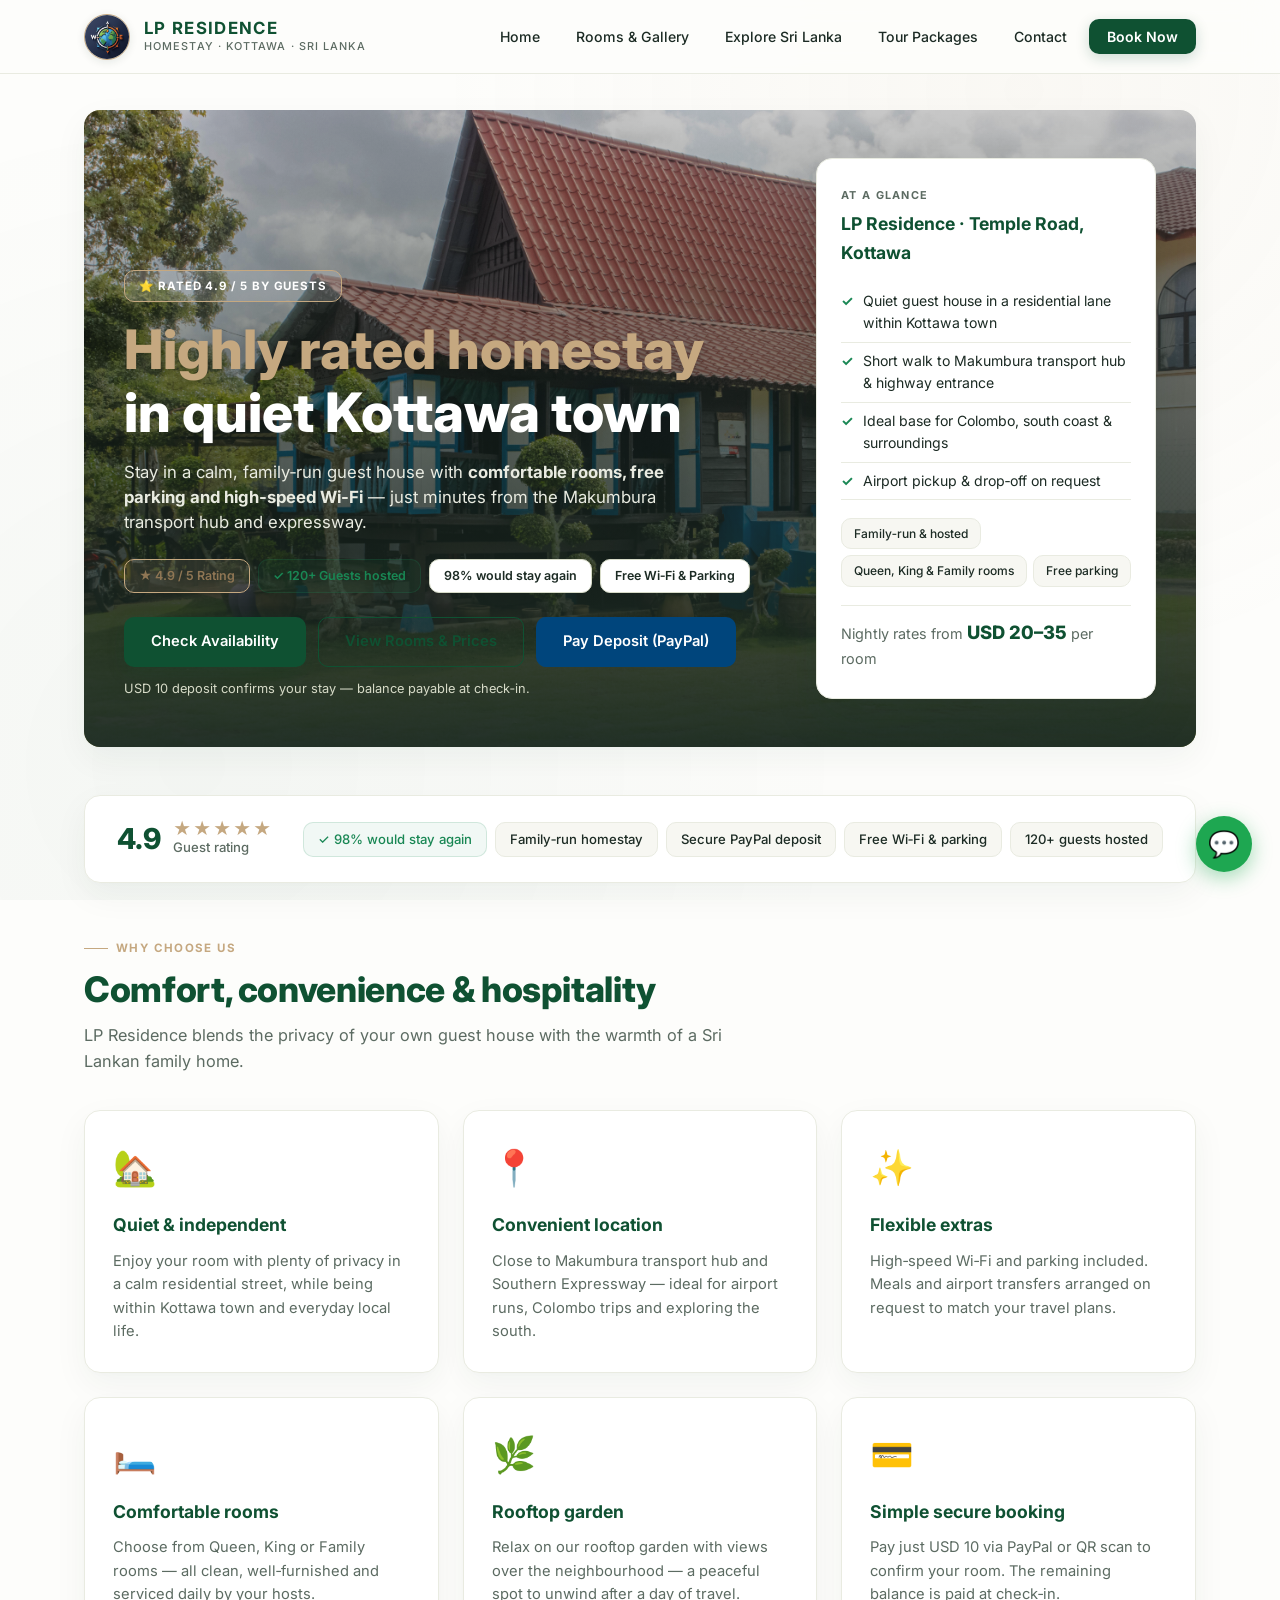
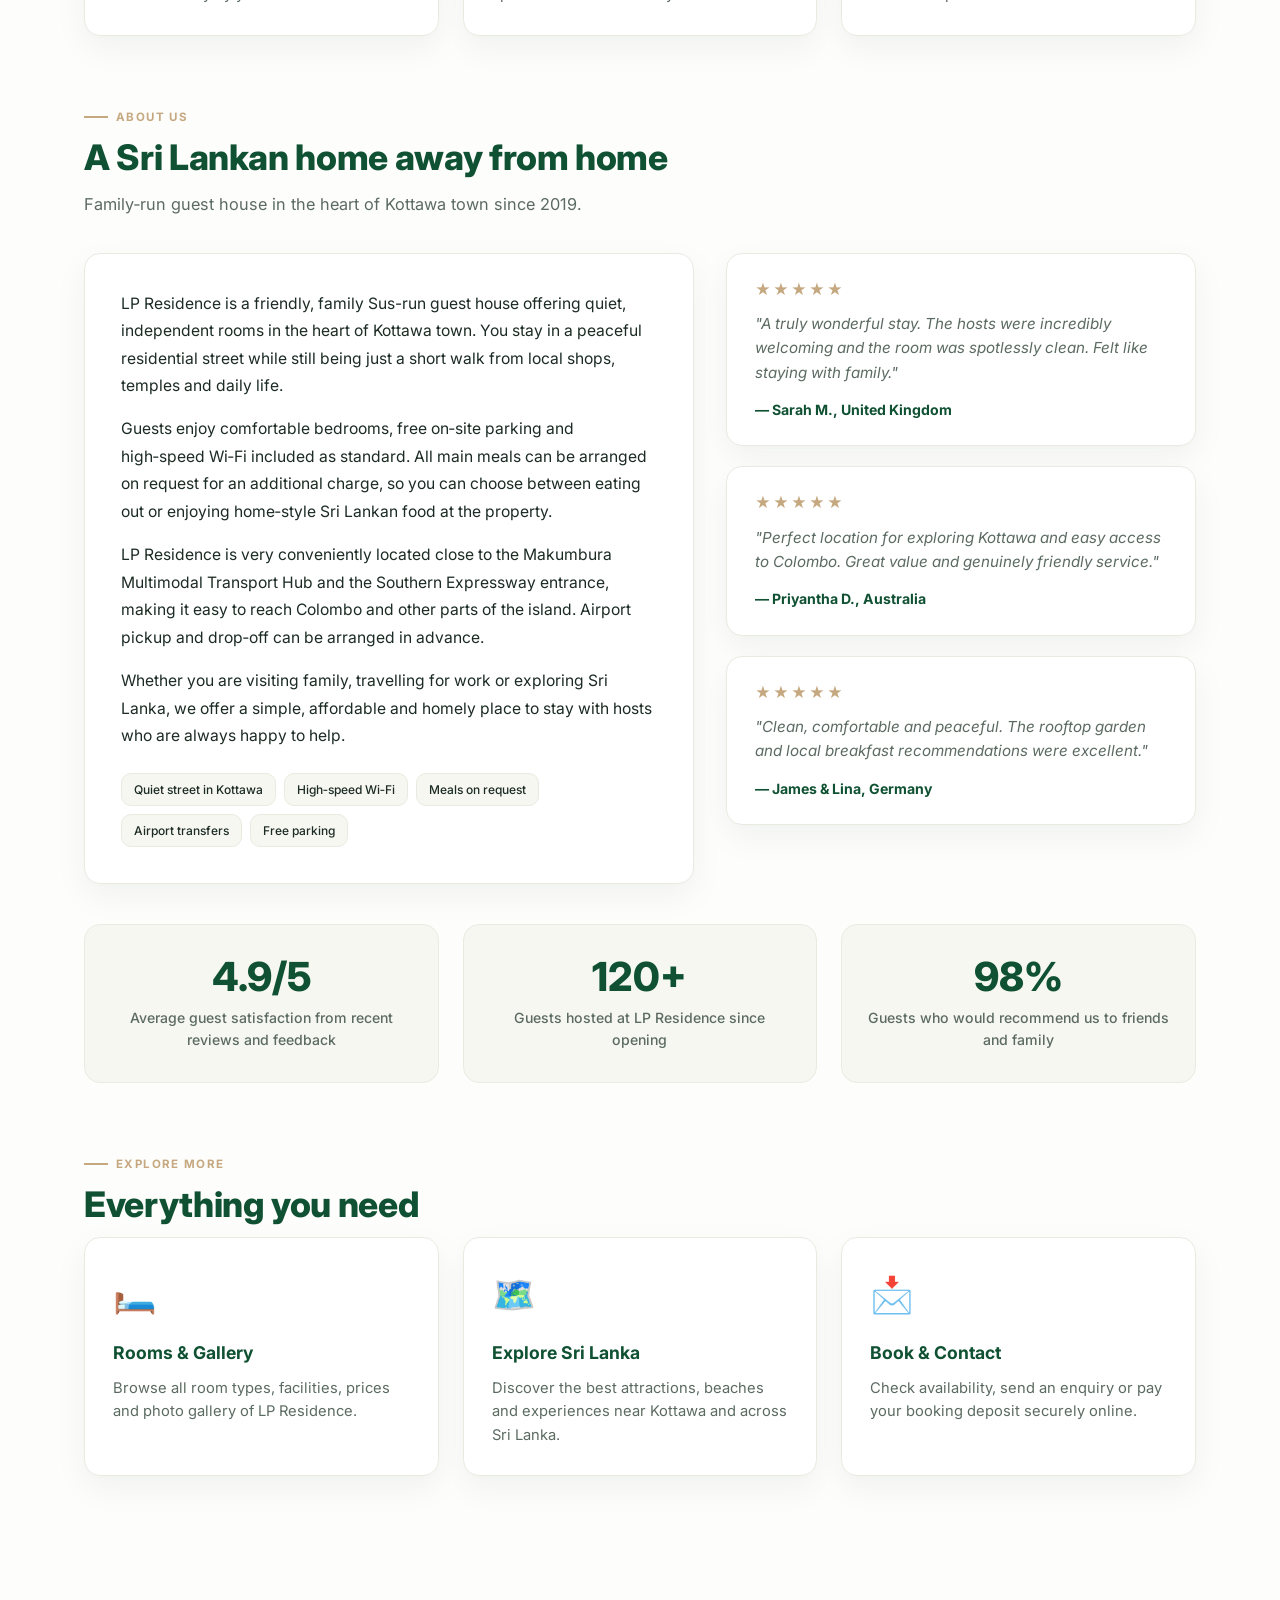
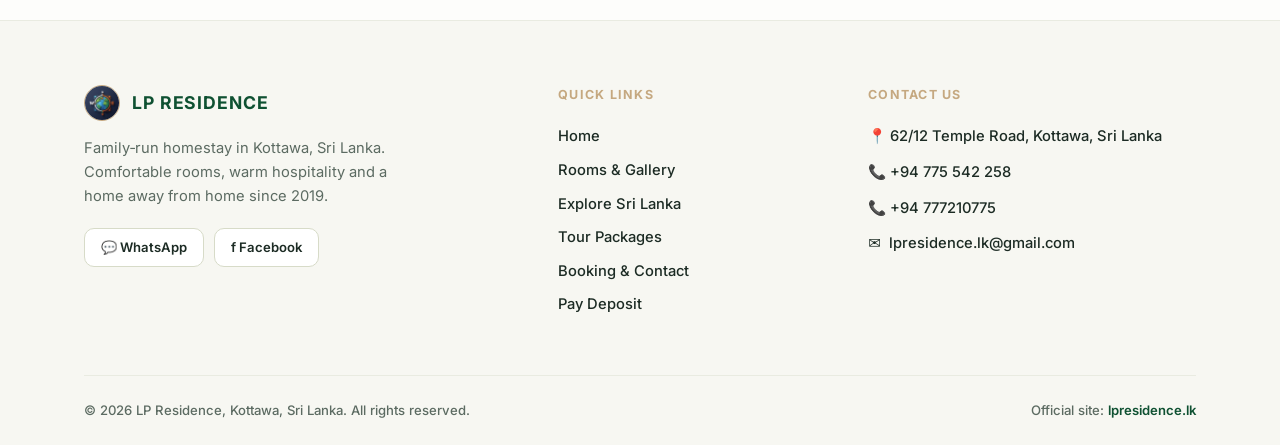
<file: index.html>
<!DOCTYPE html>
<html lang="en">
<head>
  <script async src="https://www.googletagmanager.com/gtag/js?id=G-MWW44WR4TY"></script>
  <script>window.dataLayer=window.dataLayer||[];function gtag(){dataLayer.push(arguments);}gtag('js',new Date());gtag('config','G-MWW44WR4TY');</script>
  <meta charset="UTF-8">
  <meta name="viewport" content="width=device-width, initial-scale=1">
  <title>LP Residence – Homestay in Kottawa, Sri Lanka</title>
  <meta name="description" content="LP Residence is a family-run homestay on Temple Road in Kottawa, Sri Lanka. Comfortable rooms, rooftop garden, free parking and warm local hospitality just minutes from Colombo.">
  <meta property="og:title" content="LP Residence – Homestay Kottawa, Sri Lanka">
  <meta property="og:description" content="Family-run homestay in Kottawa, Sri Lanka. Comfortable rooms from USD 20/night.">
  <meta property="og:image" content="index.jpg">
  <meta property="og:type" content="website">
  <meta property="og:url" content="https://lpresidence.lk/">
  <link rel="icon" href="Logo.jpg" type="image/jpeg">
  <link rel="preconnect" href="https://fonts.googleapis.com">
  <link rel="preconnect" href="https://fonts.gstatic.com" crossorigin>
  <link href="https://fonts.googleapis.com/css2?family=Inter:wght@400;500;600;700;800&display=swap" rel="stylesheet">
  <link rel="stylesheet" href="style.css">
</head>
<body>

<header id="header">
  <div class="nav-inner">
    <a href="index.html" class="brand">
      <div class="brand-logo"><img src="Logo.jpg" alt="LP Residence"></div>
      <div>
        <div class="brand-name">LP Residence</div>
        <div class="brand-sub">Homestay · Kottawa · Sri Lanka</div>
      </div>
    </a>
    <ul class="nav-links">
      <li><a href="index.html">Home</a></li>
      <li><a href="rooms.html">Rooms &amp; Gallery</a></li>
      <li><a href="explore.html">Explore Sri Lanka</a></li>
      <li><a href="tours.html">Tour Packages</a></li> 
      <li><a href="contact.html">Contact</a></li>
      <li><a href="contact.html#booking">Book Now</a></li>
    </ul>
    <button class="hamburger" id="hamburger" aria-label="Menu">
      <span></span><span></span><span></span>
    </button>
  </div>
</header>

<nav class="mobile-nav" id="mobileNav">
  <a href="index.html">Home</a>
  <a href="rooms.html">Rooms &amp; Gallery</a>
  <a href="explore.html">Explore Sri Lanka</a>
  <a href="tours.html">Tour Packages</a> 
  <a href="contact.html">Contact</a>
  <a href="contact.html#booking">Book Now</a>
</nav>

<main>
  <!-- HERO -->
  <section class="hero" data-reveal>
    <div class="hero-bg" style="background-image:url('Ind.jpg')"></div>
    <div class="hero-overlay"></div>
    <div class="hero-content">
      <div>
        <div class="hero-tag">⭐ Rated 4.9 / 5 by guests</div>
        <h1 class="hero-h1">
          <span>Highly rated homestay</span><br>
          in quiet Kottawa town
        </h1>
        <p class="hero-p">Stay in a calm, family‑run guest house with <strong>comfortable rooms, free parking and high‑speed Wi‑Fi</strong> — just minutes from the Makumbura transport hub and expressway.</p>
        <div class="hero-badges">
          <span class="badge badge-star">★ 4.9 / 5 Rating</span>
          <span class="badge badge-green">✓ 120+ Guests hosted</span>
          <span class="badge">98% would stay again</span>
          <span class="badge">Free Wi‑Fi &amp; Parking</span>
        </div>
        <div class="hero-actions">
          <a href="contact.html#booking" class="btn btn-primary">Check Availability</a>
          <a href="rooms.html" class="btn btn-outline">View Rooms &amp; Prices</a>
          <a href="https://www.paypal.com/ncp/payment/CMW4MRZGW6NJL" target="_blank" rel="noopener" class="btn btn-paypal">Pay Deposit (PayPal)</a>
        </div>
        <div class="hero-note">USD 10 deposit confirms your stay — balance payable at check‑in.</div>
      </div>
      <aside class="info-card">
        <div class="info-card-label">At a glance</div>
        <div class="info-card-title">LP Residence · Temple Road, Kottawa</div>
        <ul class="info-list">
          <li>Quiet guest house in a residential lane within Kottawa town</li>
          <li>Short walk to Makumbura transport hub &amp; highway entrance</li>
          <li>Ideal base for Colombo, south coast &amp; surroundings</li>
          <li>Airport pickup &amp; drop‑off on request</li>
        </ul>
        <div class="info-pills">
          <span class="pill">Family‑run &amp; hosted</span>
          <span class="pill">Queen, King &amp; Family rooms</span>
          <span class="pill">Free parking</span>
        </div>
        <div class="info-price">Nightly rates from <strong>USD 20–35</strong> per room</div>
      </aside>
    </div>
  </section>

  <!-- TRUST STRIP -->
  <div class="trust-strip" data-reveal>
    <div class="trust-score">
      <div class="trust-score-num">4.9</div>
      <div>
        <div class="trust-score-stars">★★★★★</div>
        <div class="trust-score-label">Guest rating</div>
      </div>
    </div>
    <div class="trust-chips">
      <span class="trust-chip ok">✓ 98% would stay again</span>
      <span class="trust-chip">Family‑run homestay</span>
      <span class="trust-chip">Secure PayPal deposit</span>
      <span class="trust-chip">Free Wi‑Fi &amp; parking</span>
      <span class="trust-chip">120+ guests hosted</span>
    </div>
  </div>

  <!-- WHY CHOOSE US -->
  <section class="section" data-reveal>
    <div class="section-tag">Why choose us</div>
    <h2 class="section-title">Comfort, convenience &amp; hospitality</h2>
    <p class="section-sub">LP Residence blends the privacy of your own guest house with the warmth of a Sri Lankan family home.</p>
    <div class="feature-grid">
      <div class="feature-card">
        <div class="feature-icon">🏡</div>
        <h3>Quiet &amp; independent</h3>
        <p>Enjoy your room with plenty of privacy in a calm residential street, while being within Kottawa town and everyday local life.</p>
      </div>
      <div class="feature-card">
        <div class="feature-icon">📍</div>
        <h3>Convenient location</h3>
        <p>Close to Makumbura transport hub and Southern Expressway — ideal for airport runs, Colombo trips and exploring the south.</p>
      </div>
      <div class="feature-card">
        <div class="feature-icon">✨</div>
        <h3>Flexible extras</h3>
        <p>High‑speed Wi‑Fi and parking included. Meals and airport transfers arranged on request to match your travel plans.</p>
      </div>
      <div class="feature-card">
        <div class="feature-icon">🛏️</div>
        <h3>Comfortable rooms</h3>
        <p>Choose from Queen, King or Family rooms — all clean, well‑furnished and serviced daily by your hosts.</p>
      </div>
      <div class="feature-card">
        <div class="feature-icon">🌿</div>
        <h3>Rooftop garden</h3>
        <p>Relax on our rooftop garden with views over the neighbourhood — a peaceful spot to unwind after a day of travel.</p>
      </div>
      <div class="feature-card">
        <div class="feature-icon">💳</div>
        <h3>Simple secure booking</h3>
        <p>Pay just USD 10 via PayPal or QR scan to confirm your room. The remaining balance is paid at check‑in.</p>
      </div>
    </div>
  </section>

  <!-- ABOUT + REVIEWS -->
  <section class="section" id="about" data-reveal>
    <div class="section-tag">About us</div>
    <h2 class="section-title">A Sri Lankan home away from home</h2>
    <p class="section-sub">Family‑run guest house in the heart of Kottawa town since 2019.</p>
    <div class="about-grid">
      <div class="about-text">
        <p>LP Residence is a friendly, family Sus-run guest house offering quiet, independent rooms in the heart of Kottawa town. You stay in a peaceful residential street while still being just a short walk from local shops, temples and daily life.</p>
        <p>Guests enjoy comfortable bedrooms, free on‑site parking and high‑speed Wi‑Fi included as standard. All main meals can be arranged on request for an additional charge, so you can choose between eating out or enjoying home‑style Sri Lankan food at the property.</p>
        <p>LP Residence is very conveniently located close to the Makumbura Multimodal Transport Hub and the Southern Expressway entrance, making it easy to reach Colombo and other parts of the island. Airport pickup and drop‑off can be arranged in advance.</p>
        <p>Whether you are visiting family, travelling for work or exploring Sri Lanka, we offer a simple, affordable and homely place to stay with hosts who are always happy to help.</p>
        <div class="about-chips">
          <span class="pill">Quiet street in Kottawa</span>
          <span class="pill">High‑speed Wi‑Fi</span>
          <span class="pill">Meals on request</span>
          <span class="pill">Airport transfers</span>
          <span class="pill">Free parking</span>
        </div>
      </div>
      <div class="reviews-col">
        <div class="review-card">
          <div class="review-stars">★★★★★</div>
          <p class="review-text">"A truly wonderful stay. The hosts were incredibly welcoming and the room was spotlessly clean. Felt like staying with family."</p>
          <div class="review-author">— Sarah M., United Kingdom</div>
        </div>
        <div class="review-card">
          <div class="review-stars">★★★★★</div>
          <p class="review-text">"Perfect location for exploring Kottawa and easy access to Colombo. Great value and genuinely friendly service."</p>
          <div class="review-author">— Priyantha D., Australia</div>
        </div>
        <div class="review-card">
          <div class="review-stars">★★★★★</div>
          <p class="review-text">"Clean, comfortable and peaceful. The rooftop garden and local breakfast recommendations were excellent."</p>
          <div class="review-author">— James &amp; Lina, Germany</div>
        </div>
      </div>
    </div>

    <div class="stats-row" data-reveal>
      <div class="stat-card">
        <div class="stat-num">4.9/5</div>
        <div class="stat-label">Average guest satisfaction from recent reviews and feedback</div>
      </div>
      <div class="stat-card">
        <div class="stat-num">120+</div>
        <div class="stat-label">Guests hosted at LP Residence since opening</div>
      </div>
      <div class="stat-card">
        <div class="stat-num">98%</div>
        <div class="stat-label">Guests who would recommend us to friends and family</div>
      </div>
    </div>
  </section>

  <!-- QUICK LINKS -->
  <section class="section" data-reveal>
    <div class="section-tag">Explore more</div>
    <h2 class="section-title">Everything you need</h2>
    <div class="feature-grid">
      <a href="rooms.html" class="feature-card" style="cursor:pointer;text-decoration:none;">
        <div class="feature-icon">🛏️</div>
        <h3>Rooms &amp; Gallery</h3>
        <p>Browse all room types, facilities, prices and photo gallery of LP Residence.</p>
      </a>
      <a href="explore.html" class="feature-card" style="cursor:pointer;text-decoration:none;">
        <div class="feature-icon">🗺️</div>
        <h3>Explore Sri Lanka</h3>
        <p>Discover the best attractions, beaches and experiences near Kottawa and across Sri Lanka.</p>
      </a>
      <a href="contact.html" class="feature-card" style="cursor:pointer;text-decoration:none;">
        <div class="feature-icon">📩</div>
        <h3>Book &amp; Contact</h3>
        <p>Check availability, send an enquiry or pay your booking deposit securely online.</p>
      </a>
    </div>
  </section>
</main>

<a href="https://wa.me/94775542258" class="wa-float" target="_blank" rel="noopener" title="Chat on WhatsApp">💬</a>

<footer>
  <div class="footer-inner">
    <div class="footer-grid">
      <div>
        <div class="footer-brand">
          <div class="footer-brand-logo"><img src="Logo.jpg" alt="LP Residence"></div>
          <div class="footer-brand-name">LP Residence</div>
        </div>
        <p class="footer-desc">Family‑run homestay in Kottawa, Sri Lanka. Comfortable rooms, warm hospitality and a home away from home since 2019.</p>
        <div class="social-row">
          <a href="https://wa.me/94775542258" class="social-btn" target="_blank" rel="noopener">💬 WhatsApp</a>
          <a href="https://www.facebook.com/share/1KzhAytyEe/" class="social-btn" target="_blank" rel="noopener">f Facebook</a>
        </div>
      </div>
      <div>
        <div class="footer-col-title">Quick links</div>
        <ul class="footer-links">
          <li><a href="index.html">Home</a></li>
          <li><a href="rooms.html">Rooms &amp; Gallery</a></li>
          <li><a href="explore.html">Explore Sri Lanka</a></li>
          <li><a href="tours.html">Tour Packages</a></li> 
          <li><a href="contact.html">Booking &amp; Contact</a></li>
          <li><a href="contact.html#payment">Pay Deposit</a></li>
        </ul>
      </div>
      <div>
        <div class="footer-col-title">Contact us</div>
        <div class="footer-contact-item">📍 62/12 Temple Road, Kottawa, Sri Lanka</div>
        <div class="footer-contact-item">📞 +94 775 542 258</div>
        <div class="footer-contact-item">📞 +94 777210775</div>
        <div class="footer-contact-item">✉️ <a href="mailto:lpresidence.lk@gmail.com">lpresidence.lk@gmail.com</a></div>
      </div>
    </div>
    <div class="footer-bottom">
      <div>© 2026 LP Residence, Kottawa, Sri Lanka. All rights reserved.</div>
      <div>Official site: <a href="https://lpresidence.lk/">lpresidence.lk</a></div>
    </div>
  </div>
</footer>

<script>
const header = document.getElementById('header');
window.addEventListener('scroll', () => { header.classList.toggle('scrolled', window.scrollY > 20); });
const hamburger = document.getElementById('hamburger');
const mobileNav = document.getElementById('mobileNav');
hamburger.addEventListener('click', () => { hamburger.classList.toggle('open'); mobileNav.classList.toggle('open'); });
document.addEventListener('click', e => {
  if (!hamburger.contains(e.target) && !mobileNav.contains(e.target)) { hamburger.classList.remove('open'); mobileNav.classList.remove('open'); }
});
const observer = new IntersectionObserver(entries => {
  entries.forEach(e => { if (e.isIntersecting) { e.target.classList.add('visible'); observer.unobserve(e.target); } });
}, { threshold: 0.1 });
document.querySelectorAll('[data-reveal]').forEach(el => observer.observe(el));
</script>
</body>
</html>
</file>
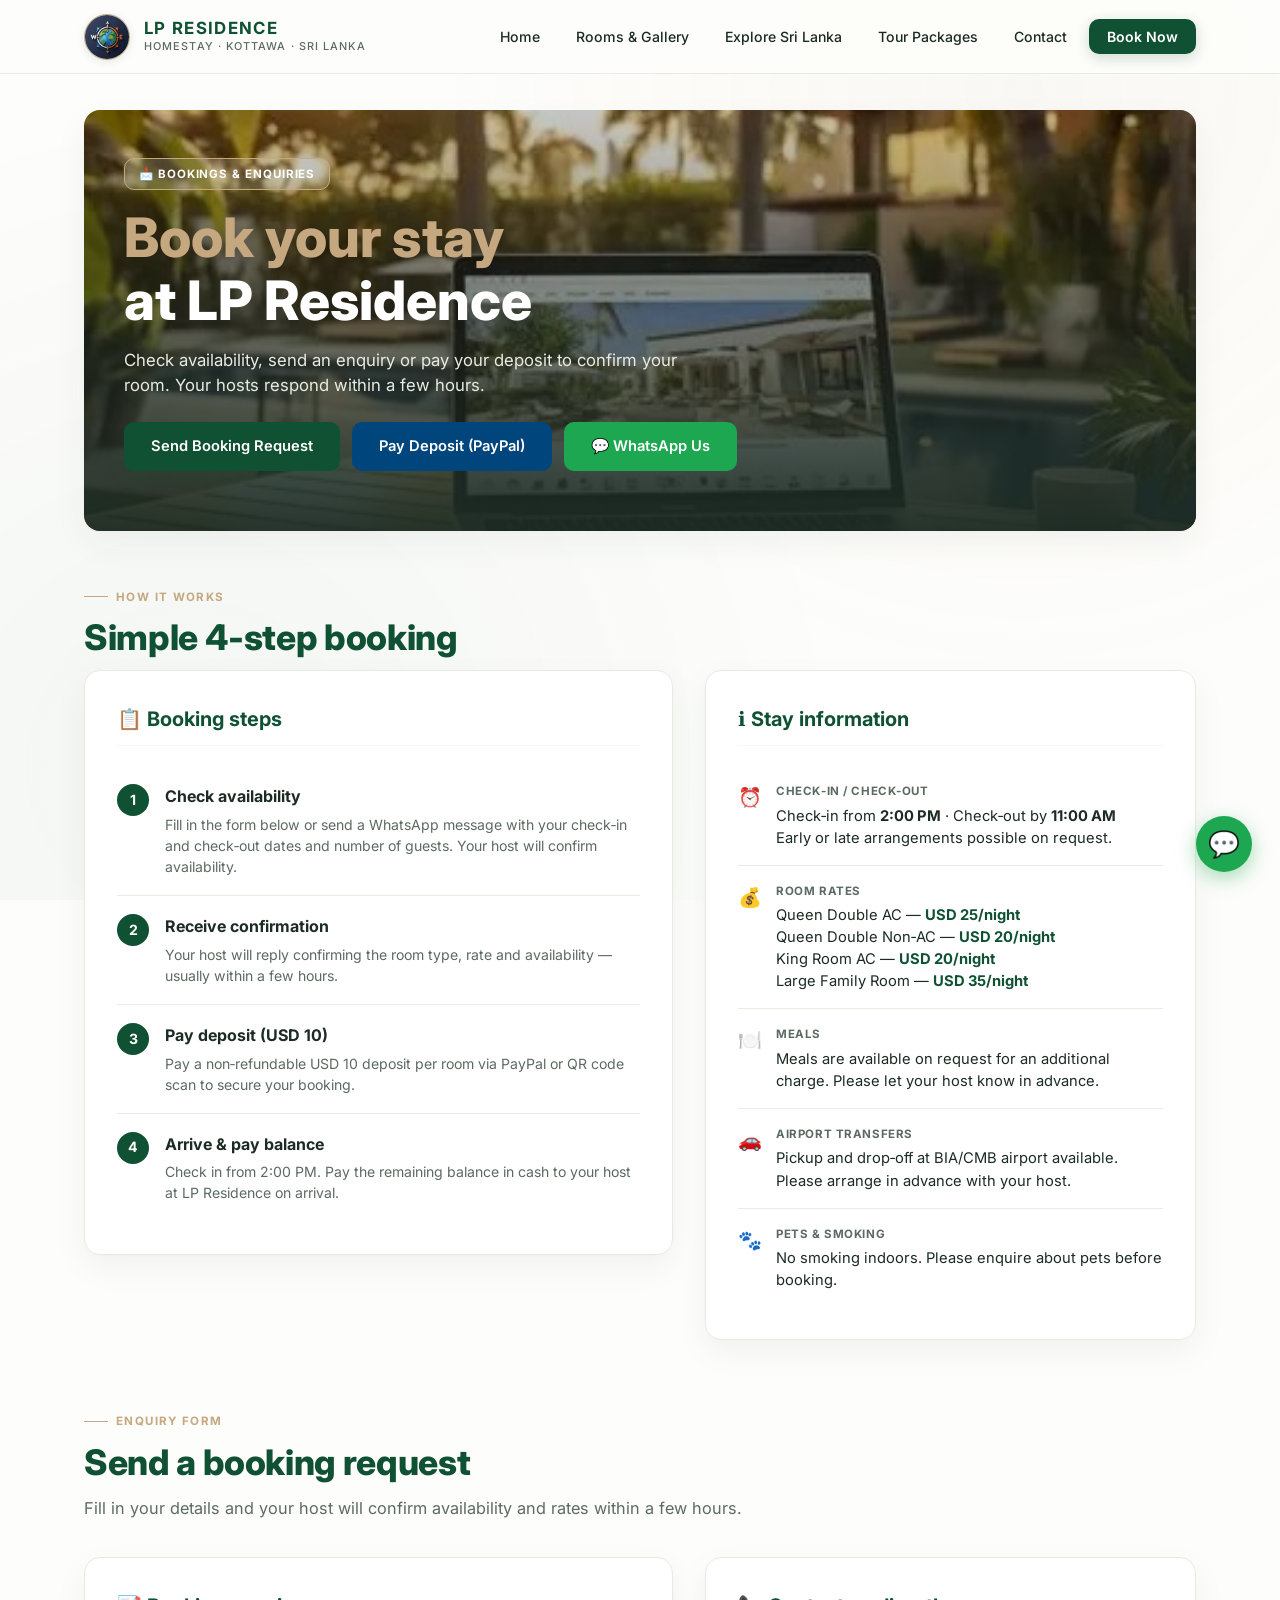
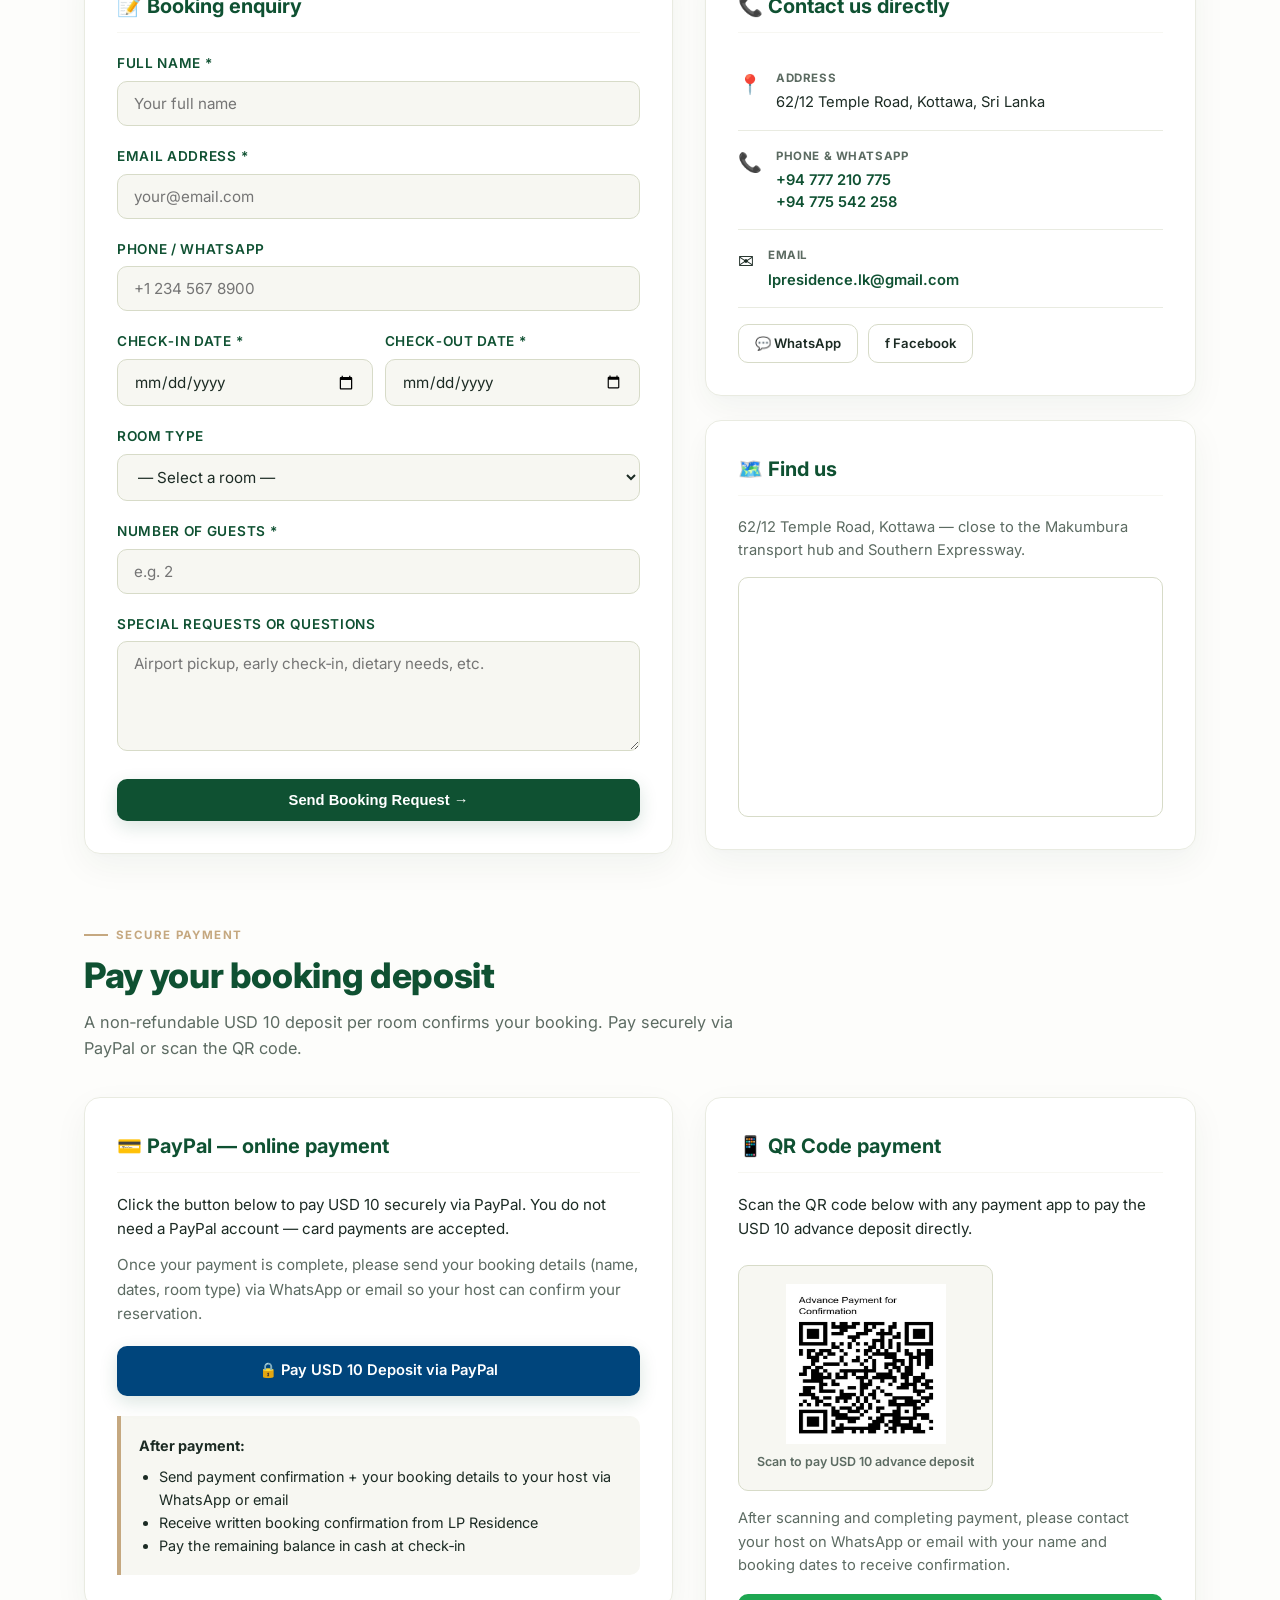
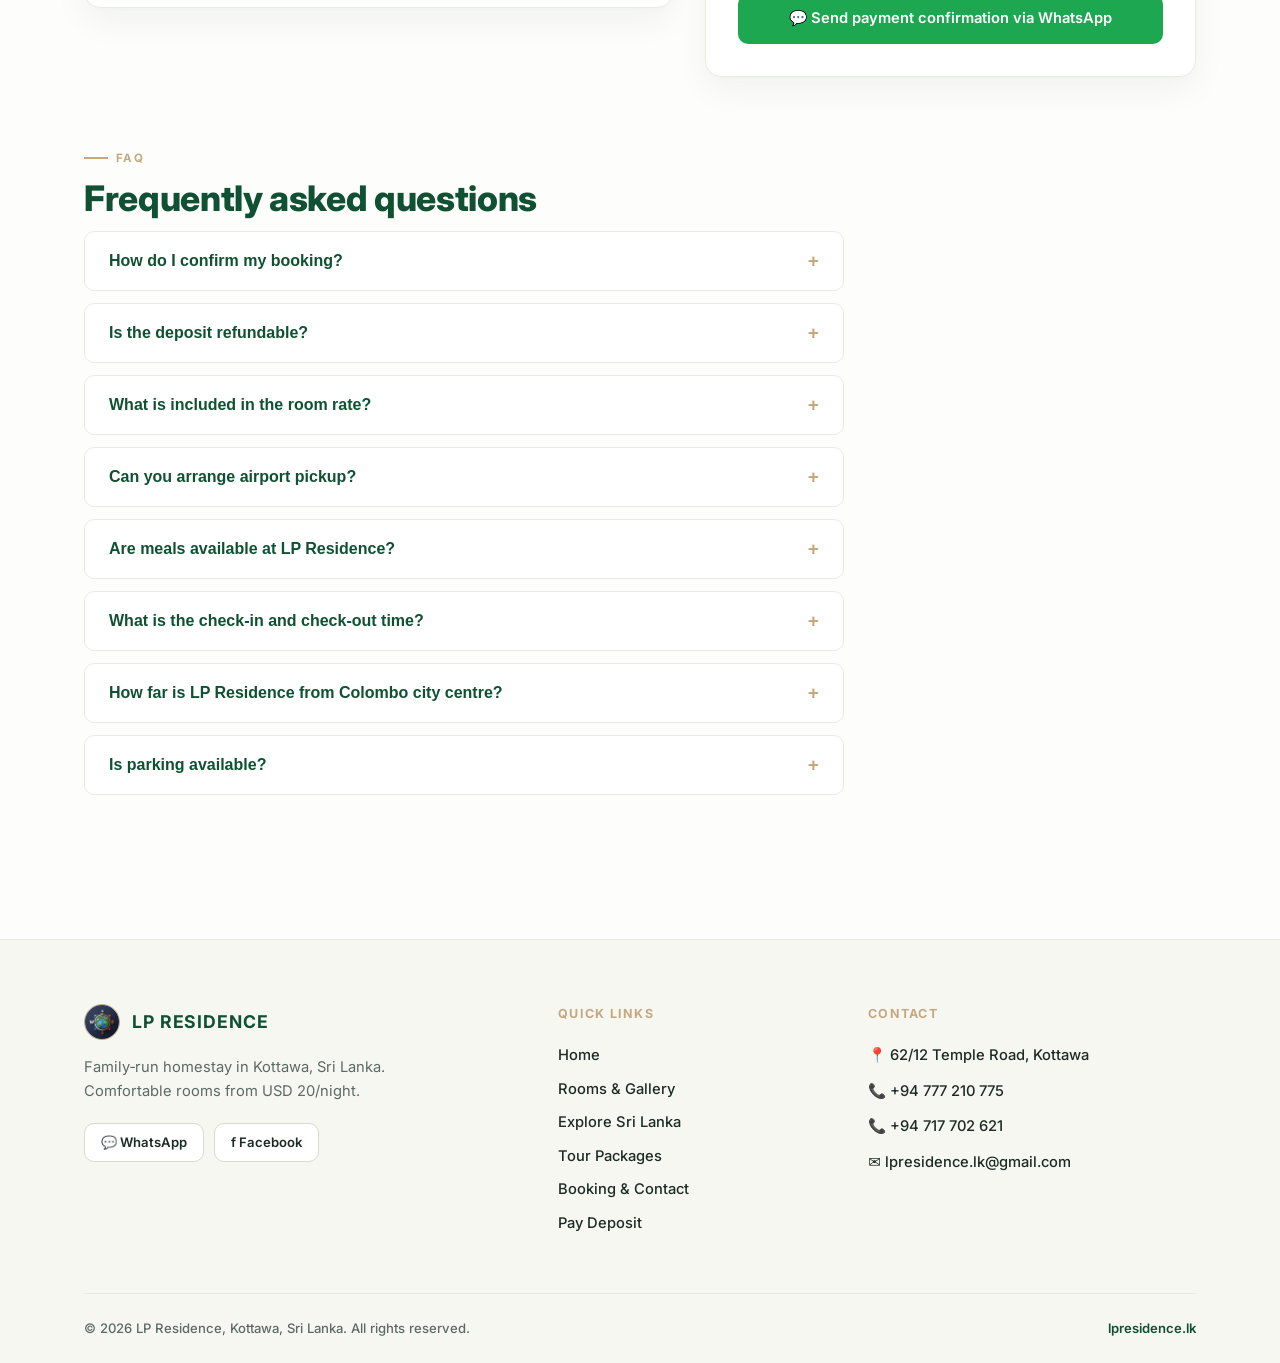
<file: contact.html>
<!DOCTYPE html>
<html lang="en">
<head>
  <script async src="https://www.googletagmanager.com/gtag/js?id=G-MWW44WR4TY"></script>
  <script>window.dataLayer=window.dataLayer||[];function gtag(){dataLayer.push(arguments);}gtag('js',new Date());gtag('config','G-MWW44WR4TY');</script>
  <meta charset="UTF-8">
  <meta name="viewport" content="width=device-width, initial-scale=1">
  <title>Booking &amp; Contact – LP Residence Kottawa</title>
  <meta name="description" content="Book your stay at LP Residence in Kottawa, Sri Lanka. Check availability, pay your deposit securely via PayPal and get in touch with your hosts.">
  <meta property="og:title" content="Booking &amp; Contact – LP Residence">
  <meta property="og:image" content="Contact.jpg">
  <link rel="icon" href="Logo.jpg" type="image/jpeg">
  <link rel="preconnect" href="https://fonts.googleapis.com">
  <link rel="preconnect" href="https://fonts.gstatic.com" crossorigin>
  <link href="https://fonts.googleapis.com/css2?family=Inter:wght@400;500;600;700;800&display=swap" rel="stylesheet">
  <link rel="stylesheet" href="style.css">
  <style>
    .steps { counter-reset: step; display: flex; flex-direction: column; gap: 0; }
    .step { display: flex; align-items: flex-start; gap: 16px; padding: 18px 0; border-bottom: 1px solid var(--border); }
    .step:last-child { border-bottom: none; }
    .step-num {
      counter-increment: step; flex-shrink: 0; width: 32px; height: 32px; border-radius: 50%;
      background: var(--accent); color: #FFFFFF; font-weight: 700; font-size: 0.88rem;
      display: flex; align-items: center; justify-content: center;
    }
    .step-body h4 { font-size: 1rem; font-weight: 700; margin-bottom: 4px; color: var(--text); }
    .step-body p  { font-size: 0.88rem; color: var(--muted); line-height: 1.5; }

    .contact-detail { display: flex; align-items: flex-start; gap: 14px; padding: 16px 0; border-bottom: 1px solid var(--border); font-size: 0.92rem; }
    .contact-detail:last-child { border-bottom: none; }
    .contact-detail-icon { font-size: 1.2rem; flex-shrink: 0; }
    .contact-detail-label { font-size: 0.72rem; font-weight: 700; letter-spacing: 0.05em; text-transform: uppercase; color: var(--muted); margin-bottom: 4px; }
    .contact-detail-val { color: var(--text); line-height: 1.5; }
    .contact-detail-val a { color: var(--accent); font-weight: 600; }
    .contact-detail-val a:hover { text-decoration: underline; }

    .qr-wrap { background: var(--bg2); border: 1px solid var(--border2); border-radius: var(--radius); padding: 18px; display: inline-block; margin-top: 12px; text-align: center; }
    .qr-wrap img { width: 160px; height: 160px; display: block; margin: 0 auto; }
    .qr-label { font-size: 0.78rem; color: var(--muted); margin-top: 8px; font-weight: 600; }
  </style>
</head>
<body>

<header id="header">
  <div class="nav-inner">
    <a href="index.html" class="brand">
      <div class="brand-logo"><img src="Logo.jpg" alt="LP Residence"></div>
      <div>
        <div class="brand-name">LP Residence</div>
        <div class="brand-sub">Homestay · Kottawa · Sri Lanka</div>
      </div>
    </a>
    <ul class="nav-links">
      <li><a href="index.html">Home</a></li>
      <li><a href="rooms.html">Rooms &amp; Gallery</a></li>
      <li><a href="explore.html">Explore Sri Lanka</a></li>
      <li><a href="tours.html">Tour Packages</a></li> 
      <li><a href="contact.html">Contact</a></li>
      <li><a href="contact.html#booking">Book Now</a></li>
    </ul>
    <button class="hamburger" id="hamburger" aria-label="Menu">
      <span></span><span></span><span></span>
    </button>
  </div>
</header>

<nav class="mobile-nav" id="mobileNav">
  <a href="index.html">Home</a>
  <a href="rooms.html">Rooms &amp; Gallery</a>
  <a href="explore.html">Explore Sri Lanka</a>
  <a href="tours.html">Tour Packages</a> 
  <a href="contact.html">Contact</a>
  <a href="contact.html#booking">Book Now</a>
</nav>

<main>
  <!-- HERO -->
  <section class="hero" style="min-height:340px" data-reveal>
    <div class="hero-bg" style="background-image:url('Contact.jpg')"></div>
    <div class="hero-overlay"></div>
    <div class="hero-content" style="grid-template-columns:1fr">
      <div>
        <div class="hero-tag">📩 Bookings &amp; enquiries</div>
        <h1 class="hero-h1">
          <span>Book your stay</span><br>
          at LP Residence
        </h1>
        <p class="hero-p">Check availability, send an enquiry or pay your deposit to confirm your room. Your hosts respond within a few hours.</p>
        <div class="hero-actions">
          <a href="#booking" class="btn btn-primary">Send Booking Request</a>
          <a href="#payment" class="btn btn-paypal">Pay Deposit (PayPal)</a>
          <a href="https://wa.me/94775542258" class="btn btn-wa" target="_blank" rel="noopener">💬 WhatsApp Us</a>
        </div>
      </div>
    </div>
  </section>

  <!-- HOW TO BOOK -->
  <section class="section" data-reveal>
    <div class="section-tag">How it works</div>
    <h2 class="section-title">Simple 4-step booking</h2>
    <div class="two-col">
      <div class="card">
        <h3>📋 Booking steps</h3>
        <div class="steps">
          <div class="step">
            <div class="step-num">1</div>
            <div class="step-body">
              <h4>Check availability</h4>
              <p>Fill in the form below or send a WhatsApp message with your check‑in and check‑out dates and number of guests. Your host will confirm availability.</p>
            </div>
          </div>
          <div class="step">
            <div class="step-num">2</div>
            <div class="step-body">
              <h4>Receive confirmation</h4>
              <p>Your host will reply confirming the room type, rate and availability — usually within a few hours.</p>
            </div>
          </div>
          <div class="step">
            <div class="step-num">3</div>
            <div class="step-body">
              <h4>Pay deposit (USD 10)</h4>
              <p>Pay a non‑refundable USD 10 deposit per room via PayPal or QR code scan to secure your booking.</p>
            </div>
          </div>
          <div class="step">
            <div class="step-num">4</div>
            <div class="step-body">
              <h4>Arrive &amp; pay balance</h4>
              <p>Check in from 2:00 PM. Pay the remaining balance in cash to your host at LP Residence on arrival.</p>
            </div>
          </div>
        </div>
      </div>

      <div class="card">
        <h3>ℹ️ Stay information</h3>
        <div class="contact-detail">
          <div class="contact-detail-icon">⏰</div>
          <div>
            <div class="contact-detail-label">Check‑in / Check‑out</div>
            <div class="contact-detail-val">Check‑in from <strong>2:00 PM</strong> · Check‑out by <strong>11:00 AM</strong><br>Early or late arrangements possible on request.</div>
          </div>
        </div>
        <div class="contact-detail">
          <div class="contact-detail-icon">💰</div>
          <div>
            <div class="contact-detail-label">Room rates</div>
            <div class="contact-detail-val">
              Queen Double AC — <strong style="color:var(--accent)">USD 25/night</strong><br>
              Queen Double Non‑AC — <strong style="color:var(--accent)">USD 20/night</strong><br>
              King Room AC — <strong style="color:var(--accent)">USD 20/night</strong><br>
              Large Family Room — <strong style="color:var(--accent)">USD 35/night</strong>
            </div>
          </div>
        </div>
        <div class="contact-detail">
          <div class="contact-detail-icon">🍽️</div>
          <div>
            <div class="contact-detail-label">Meals</div>
            <div class="contact-detail-val">Meals are available on request for an additional charge. Please let your host know in advance.</div>
          </div>
        </div>
        <div class="contact-detail">
          <div class="contact-detail-icon">🚗</div>
          <div>
            <div class="contact-detail-label">Airport transfers</div>
            <div class="contact-detail-val">Pickup and drop‑off at BIA/CMB airport available. Please arrange in advance with your host.</div>
          </div>
        </div>
        <div class="contact-detail">
          <div class="contact-detail-icon">🐾</div>
          <div>
            <div class="contact-detail-label">Pets &amp; smoking</div>
            <div class="contact-detail-val">No smoking indoors. Please enquire about pets before booking.</div>
          </div>
        </div>
      </div>
    </div>
  </section>

  <!-- BOOKING FORM -->
  <section class="section" id="booking" data-reveal>
    <div class="section-tag">Enquiry form</div>
    <h2 class="section-title">Send a booking request</h2>
    <p class="section-sub">Fill in your details and your host will confirm availability and rates within a few hours.</p>

    <div class="two-col">
      <div class="card">
        <h3>📝 Booking enquiry</h3>
        <form id="bookingForm" action="https://formspree.io/f/xpwzdknz" method="POST">
          <div class="form-group">
            <label for="name">Full name *</label>
            <input type="text" id="name" name="name" placeholder="Your full name" required>
          </div>
          <div class="form-group">
            <label for="email">Email address *</label>
            <input type="email" id="email" name="email" placeholder="your@email.com" required>
          </div>
          <div class="form-group">
            <label for="phone">Phone / WhatsApp</label>
            <input type="tel" id="phone" name="phone" placeholder="+1 234 567 8900">
          </div>
          <div style="display:grid;grid-template-columns:1fr 1fr;gap:12px">
            <div class="form-group">
              <label for="checkin">Check‑in date *</label>
              <input type="date" id="checkin" name="checkin" required>
            </div>
            <div class="form-group">
              <label for="checkout">Check‑out date *</label>
              <input type="date" id="checkout" name="checkout" required>
            </div>
          </div>
          <div class="form-group">
            <label for="roomtype">Room type</label>
            <select id="roomtype" name="roomtype">
              <option value="">— Select a room —</option>
              <option>Queen Double Room — AC (USD 25/night)</option>
              <option>Queen Double Room — Non‑AC (USD 20/night)</option>
              <option>King Room — AC (USD 20/night)</option>
              <option>Large Family Room (USD 35/night)</option>
              <option>Not sure — please advise</option>
            </select>
          </div>
          <div class="form-group">
            <label for="guests">Number of guests *</label>
            <input type="number" id="guests" name="guests" min="1" max="12" placeholder="e.g. 2" required>
          </div>
          <div class="form-group">
            <label for="message">Special requests or questions</label>
            <textarea id="message" name="message" placeholder="Airport pickup, early check‑in, dietary needs, etc."></textarea>
          </div>
          <button type="submit" class="btn btn-primary" style="width:100%">Send Booking Request →</button>
          <div id="formMsg" style="margin-top:12px;font-size:0.88rem;display:none"></div>
        </form>
      </div>

      <div style="display:flex;flex-direction:column;gap:24px">
        <div class="card">
          <h3>📞 Contact us directly</h3>
          <div class="contact-detail">
            <div class="contact-detail-icon">📍</div>
            <div>
              <div class="contact-detail-label">Address</div>
              <div class="contact-detail-val">62/12 Temple Road, Kottawa, Sri Lanka</div>
            </div>
          </div>
          <div class="contact-detail">
            <div class="contact-detail-icon">📞</div>
            <div>
              <div class="contact-detail-label">Phone &amp; WhatsApp</div>
              <div class="contact-detail-val">
                <a href="tel:+94777210775">+94 777 210 775</a><br>
                <a href="tel:+94775542258">+94 775 542 258</a>
              </div>
            </div>
          </div>
          <div class="contact-detail">
            <div class="contact-detail-icon">✉️</div>
            <div>
              <div class="contact-detail-label">Email</div>
              <div class="contact-detail-val"><a href="mailto:lpresidence.lk@gmail.com">lpresidence.lk@gmail.com</a></div>
            </div>
          </div>
          <div class="social-row">
            <a href="https://wa.me/94775542258" class="social-btn" target="_blank" rel="noopener">💬 WhatsApp</a>
            <a href="https://www.facebook.com/share/1KzhAytyEe/" class="social-btn" target="_blank" rel="noopener">f Facebook</a>
          </div>
        </div>

        <div class="card">
          <h3>🗺️ Find us</h3>
          <p style="font-size:0.92rem; color:var(--muted)">62/12 Temple Road, Kottawa — close to the Makumbura transport hub and Southern Expressway.</p>
          <div class="map-wrap">
            <iframe
              title="LP Residence location map"
              src="https://www.google.com/maps/embed?pb=!1m18!1m12!1m3!1d3961.4!2d80.0274!3d6.8365!2m3!1f0!2f0!3f0!3m2!1i1024!2i768!4f13.1!3m3!1m2!1s0x0%3A0x0!2sKottawa%2C+Sri+Lanka!5e0!3m2!1sen!2slk!4v1"
              loading="lazy"
              referrerpolicy="no-referrer-when-downgrade">
            </iframe>
          </div>
        </div>
      </div>
    </div>
  </section>

  <!-- PAYMENT -->
  <section class="section" id="payment" data-reveal>
    <div class="section-tag">Secure payment</div>
    <h2 class="section-title">Pay your booking deposit</h2>
    <p class="section-sub">A non‑refundable USD 10 deposit per room confirms your booking. Pay securely via PayPal or scan the QR code.</p>

    <div class="two-col">
      <div class="card">
        <h3>💳 PayPal — online payment</h3>
        <p style="font-size:0.95rem; color:var(--text); margin-bottom:12px">Click the button below to pay USD 10 securely via PayPal. You do not need a PayPal account — card payments are accepted.</p>
        <p style="font-size:0.95rem; color:var(--muted); margin-bottom:20px">Once your payment is complete, please send your booking details (name, dates, room type) via WhatsApp or email so your host can confirm your reservation.</p>
        <a href="https://www.paypal.com/ncp/payment/CMW4MRZGW6NJL" target="_blank" rel="noopener" class="btn btn-primary" style="background:var(--paypal); color:#FFF; width:100%">
          🔒 Pay USD 10 Deposit via PayPal
        </a>
        <div class="note-box" style="margin-top:20px">
          <strong>After payment:</strong>
          <ul>
            <li>Send payment confirmation + your booking details to your host via WhatsApp or email</li>
            <li>Receive written booking confirmation from LP Residence</li>
            <li>Pay the remaining balance in cash at check‑in</li>
          </ul>
        </div>
      </div>

      <div class="card">
        <h3>📱 QR Code payment</h3>
        <p style="font-size:0.95rem; color:var(--text); margin-bottom:12px">Scan the QR code below with any payment app to pay the USD 10 advance deposit directly.</p>
        <div class="qr-wrap">
          <img src="Advance Paymen-qrcode.jpg" alt="Advance Payment QR Code">
          <div class="qr-label">Scan to pay USD 10 advance deposit</div>
        </div>
        <p style="margin-top:16px; font-size:0.92rem; color:var(--muted)">After scanning and completing payment, please contact your host on WhatsApp or email with your name and booking dates to receive confirmation.</p>
        <div style="margin-top:16px">
          <a href="https://wa.me/94775542258" class="btn btn-wa" style="width:100%">
            💬 Send payment confirmation via WhatsApp
          </a>
        </div>
      </div>
    </div>
  </section>

  <!-- FAQ -->
  <section class="section" data-reveal>
    <div class="section-tag">FAQ</div>
    <h2 class="section-title">Frequently asked questions</h2>
    <div style="max-width:760px">
      <div class="faq-list" id="faqList">
        <div class="faq-item">
          <button class="faq-q">How do I confirm my booking?<span class="faq-icon">+</span></button>
          <div class="faq-a">Send your preferred dates and room type via the form above or WhatsApp. Your host will confirm availability. Pay the USD 10 deposit via PayPal or QR scan and send proof of payment to complete the booking.</div>
        </div>
        <div class="faq-item">
          <button class="faq-q">Is the deposit refundable?<span class="faq-icon">+</span></button>
          <div class="faq-a">The USD 10 advance deposit is non‑refundable, as it is used to hold your room. The remaining balance is only paid at check‑in and is not charged if you cancel before arrival.</div>
        </div>
        <div class="faq-item">
          <button class="faq-q">What is included in the room rate?<span class="faq-icon">+</span></button>
          <div class="faq-a">All rooms include free high‑speed Wi‑Fi, free on‑site parking, daily housekeeping and access to the rooftop garden. Meals can be arranged on request for an additional charge.</div>
        </div>
        <div class="faq-item">
          <button class="faq-q">Can you arrange airport pickup?<span class="faq-icon">+</span></button>
          <div class="faq-a">Yes — airport transfers to and from Bandaranaike International Airport (BIA/CMB) can be arranged in advance. Please contact your host at least 48 hours before your flight to confirm the transfer.</div>
        </div>
        <div class="faq-item">
          <button class="faq-q">Are meals available at LP Residence?<span class="faq-icon">+</span></button>
          <div class="faq-a">Meals including breakfast, lunch and dinner can be arranged on request for an additional charge. Please let your host know in advance so meals can be prepared for you.</div>
        </div>
        <div class="faq-item">
          <button class="faq-q">What is the check‑in and check‑out time?<span class="faq-icon">+</span></button>
          <div class="faq-a">Standard check‑in is from 2:00 PM and check‑out is by 11:00 AM. Early check‑in or late check‑out may be possible depending on availability — please request this in advance.</div>
        </div>
        <div class="faq-item">
          <button class="faq-q">How far is LP Residence from Colombo city centre?<span class="faq-icon">+</span></button>
          <div class="faq-a">LP Residence is located in Kottawa, approximately 20–30 minutes from central Colombo by car or tuk‑tuk. The Makumbura Multimodal Transport Hub is a short walk away, making public transport connections easy.</div>
        </div>
        <div class="faq-item">
          <button class="faq-q">Is parking available?<span class="faq-icon">+</span></button>
          <div class="faq-a">Yes — free on‑site parking is available for all guests. Please mention your vehicle when booking if you need a specific parking space.</div>
        </div>
      </div>
    </div>
  </section>
</main>

<a href="https://wa.me/94775542258" class="wa-float" target="_blank" rel="noopener" title="Chat on WhatsApp">💬</a>

<div class="sticky-bar">
  <a href="#booking" class="btn btn-primary" style="flex:1;justify-content:center">Book Now</a>
  <a href="https://wa.me/94775542258" class="btn btn-wa" target="_blank" rel="noopener" style="flex:1;justify-content:center">💬 WhatsApp</a>
</div>

<footer>
  <div class="footer-inner">
    <div class="footer-grid">
      <div>
        <div class="footer-brand">
          <div class="footer-brand-logo"><img src="Logo.jpg" alt="LP Residence"></div>
          <div class="footer-brand-name">LP Residence</div>
        </div>
        <p class="footer-desc">Family‑run homestay in Kottawa, Sri Lanka. Comfortable rooms from USD 20/night.</p>
        <div class="social-row">
          <a href="https://wa.me/94775542258" class="social-btn" target="_blank" rel="noopener">💬 WhatsApp</a>
          <a href="https://www.facebook.com/share/1KzhAytyEe/" class="social-btn" target="_blank" rel="noopener">f Facebook</a>
        </div>
      </div>
      <div>
        <div class="footer-col-title">Quick links</div>
        <ul class="footer-links">
          <li><a href="index.html">Home</a></li>
          <li><a href="rooms.html">Rooms &amp; Gallery</a></li>
          <li><a href="explore.html">Explore Sri Lanka</a></li>
          <li><a href="tours.html">Tour Packages</a></li> 
          <li><a href="contact.html">Booking &amp; Contact</a></li>
          <li><a href="contact.html#payment">Pay Deposit</a></li>
        </ul>
      </div>
      <div>
        <div class="footer-col-title">Contact</div>
        <div class="footer-contact-item">📍 62/12 Temple Road, Kottawa</div>
        <div class="footer-contact-item">📞 +94 777 210 775</div>
        <div class="footer-contact-item">📞 +94 717 702 621</div>
        <div class="footer-contact-item">✉️ lpresidence.lk@gmail.com</div>
      </div>
    </div>
    <div class="footer-bottom">
      <div>© 2026 LP Residence, Kottawa, Sri Lanka. All rights reserved.</div>
      <div><a href="https://lpresidence.lk/">lpresidence.lk</a></div>
    </div>
  </div>
</footer>

<script>
const header = document.getElementById('header');
window.addEventListener('scroll', () => header.classList.toggle('scrolled', window.scrollY > 20));
const hamburger = document.getElementById('hamburger');
const mobileNav = document.getElementById('mobileNav');
hamburger.addEventListener('click', () => { hamburger.classList.toggle('open'); mobileNav.classList.toggle('open'); });
document.addEventListener('click', e => {
  if (!hamburger.contains(e.target) && !mobileNav.contains(e.target)) { hamburger.classList.remove('open'); mobileNav.classList.remove('open'); }
});
const obs = new IntersectionObserver(entries => entries.forEach(e => { if (e.isIntersecting) { e.target.classList.add('visible'); obs.unobserve(e.target); } }), { threshold: 0.08 });
document.querySelectorAll('[data-reveal]').forEach(el => obs.observe(el));

document.querySelectorAll('.faq-q').forEach(btn => {
  btn.addEventListener('click', () => {
    const item = btn.closest('.faq-item'); const isOpen = item.classList.contains('open');
    document.querySelectorAll('.faq-item.open').forEach(i => i.classList.remove('open'));
    if (!isOpen) item.classList.add('open');
  });
});

const checkin = document.getElementById('checkin');
const checkout = document.getElementById('checkout');
const today = new Date().toISOString().split('T')[0];
checkin.min = today; checkout.min = today;
checkin.addEventListener('change', () => { if (checkout.value && checkout.value <= checkin.value) checkout.value = ''; checkout.min = checkin.value; });

const form = document.getElementById('bookingForm');
const formMsg = document.getElementById('formMsg');
form.addEventListener('submit', async e => {
  e.preventDefault(); const btn = form.querySelector('button[type="submit"]');
  btn.textContent = 'Sending…'; btn.disabled = true;
  try {
    const res = await fetch(form.action, { method: 'POST', body: new FormData(form), headers: { Accept: 'application/json' } });
    if (res.ok) {
      formMsg.style.display = 'block'; formMsg.style.color = '#198754';
      formMsg.textContent = '✅ Your enquiry has been sent! Your host will reply within a few hours.';
      form.reset();
    } else { throw new Error('Server error'); }
  } catch {
    formMsg.style.display = 'block'; formMsg.style.color = '#dc3545';
    formMsg.textContent = '❌ Could not send. Please contact us directly via WhatsApp or email.';
  }
  btn.textContent = 'Send Booking Request →'; btn.disabled = false;
});
</script>
</body>
</html>
</file>
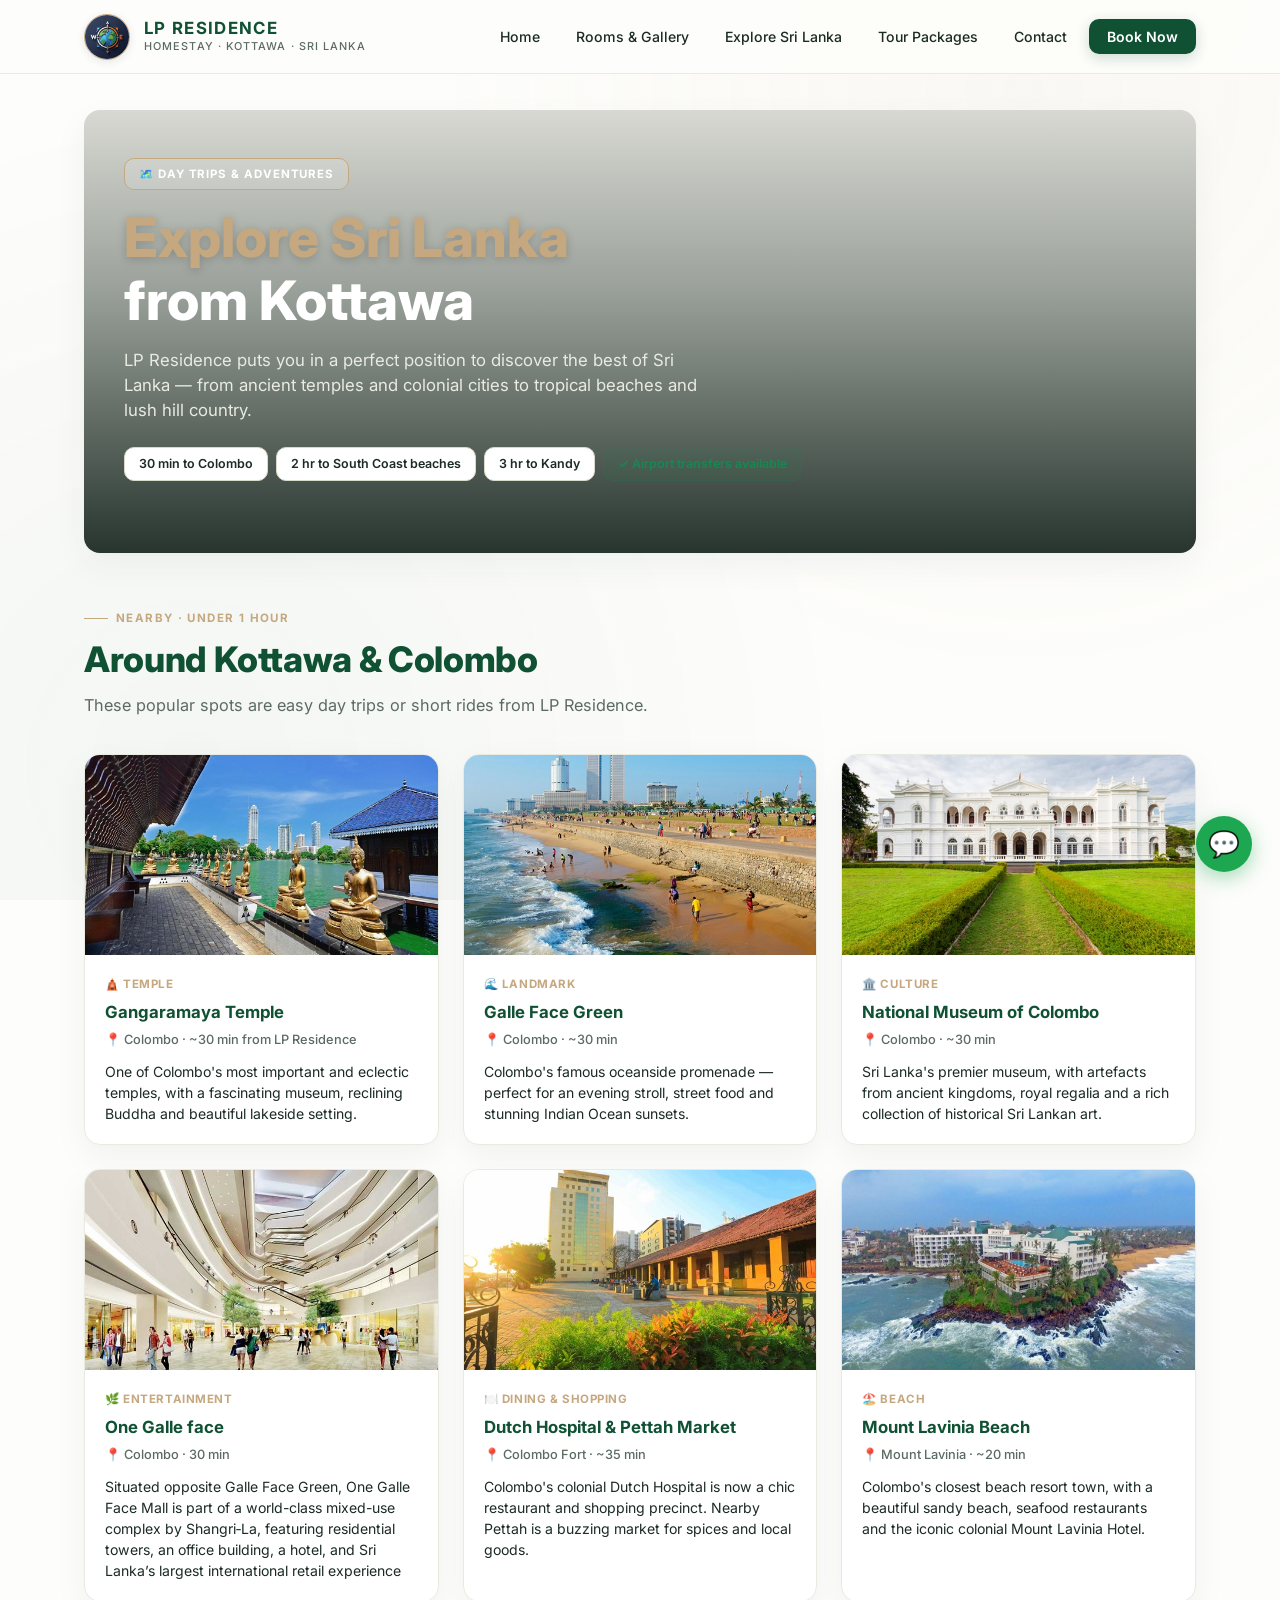
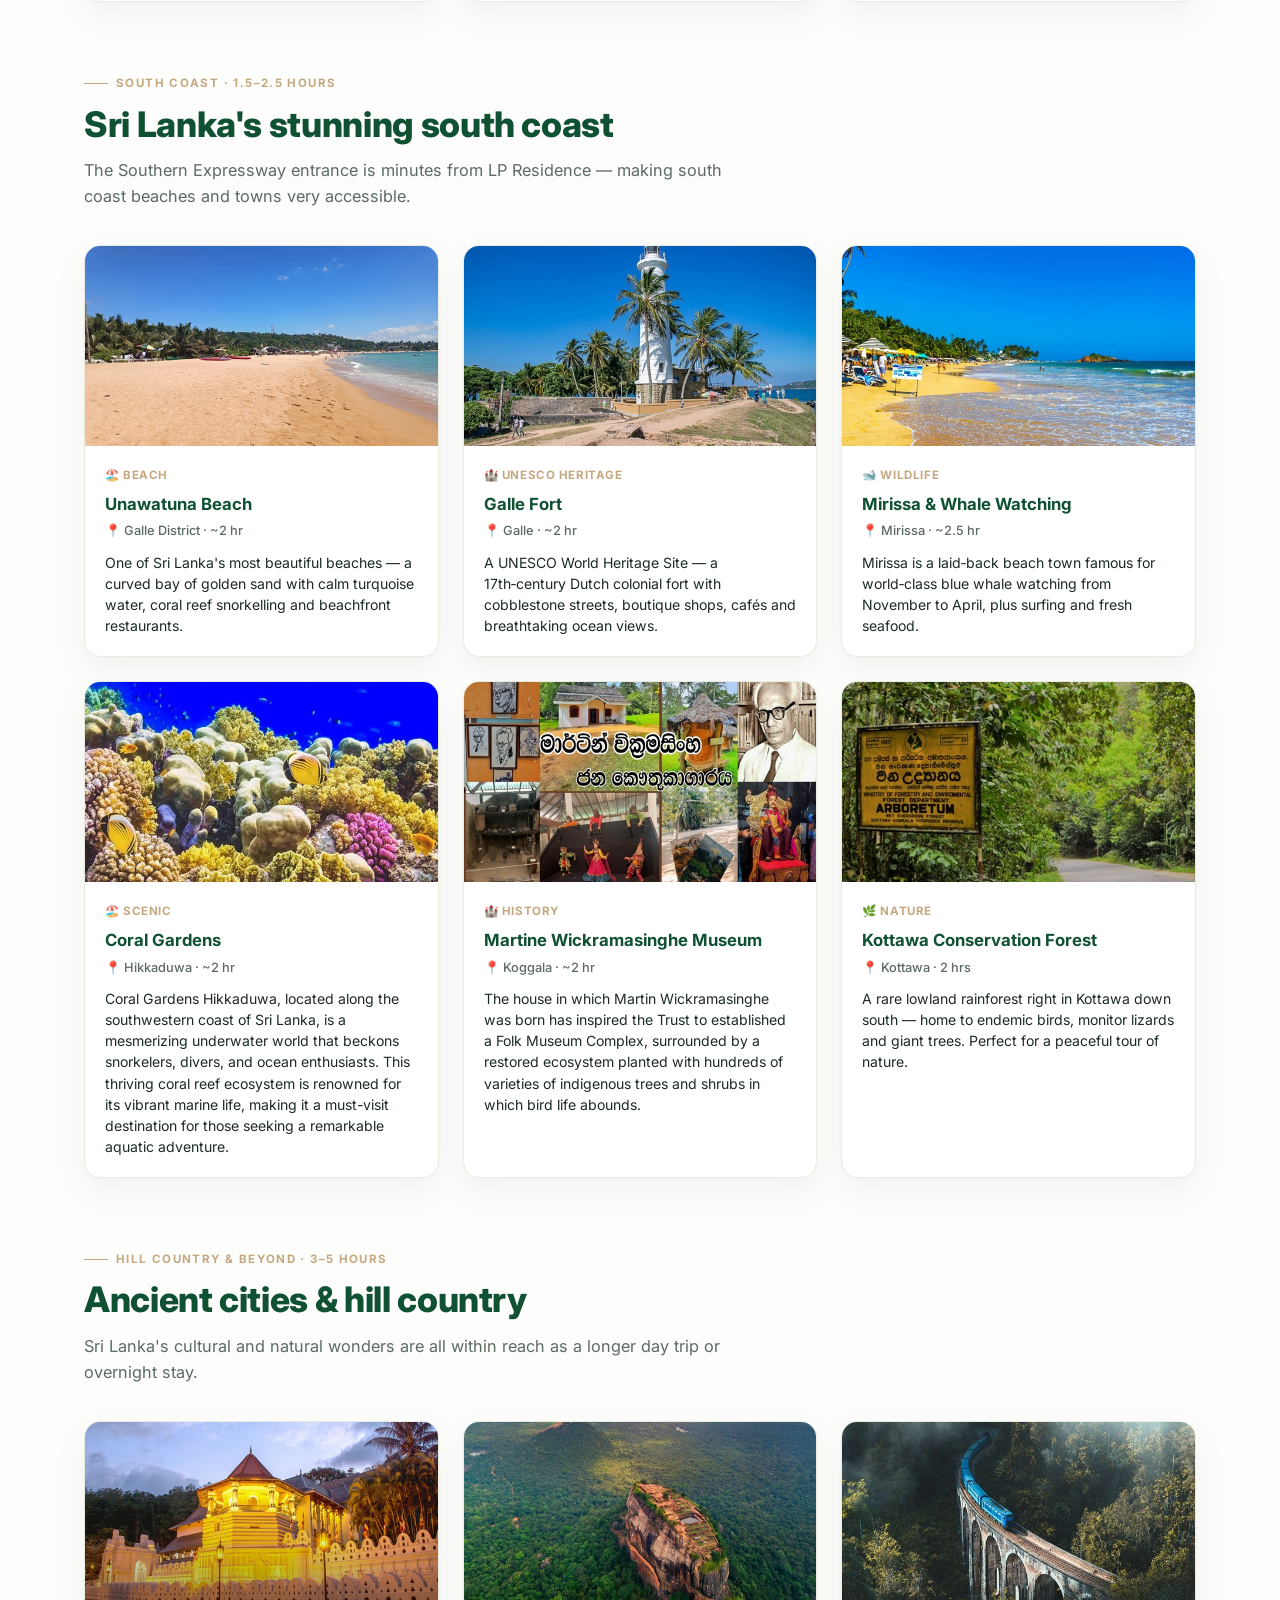
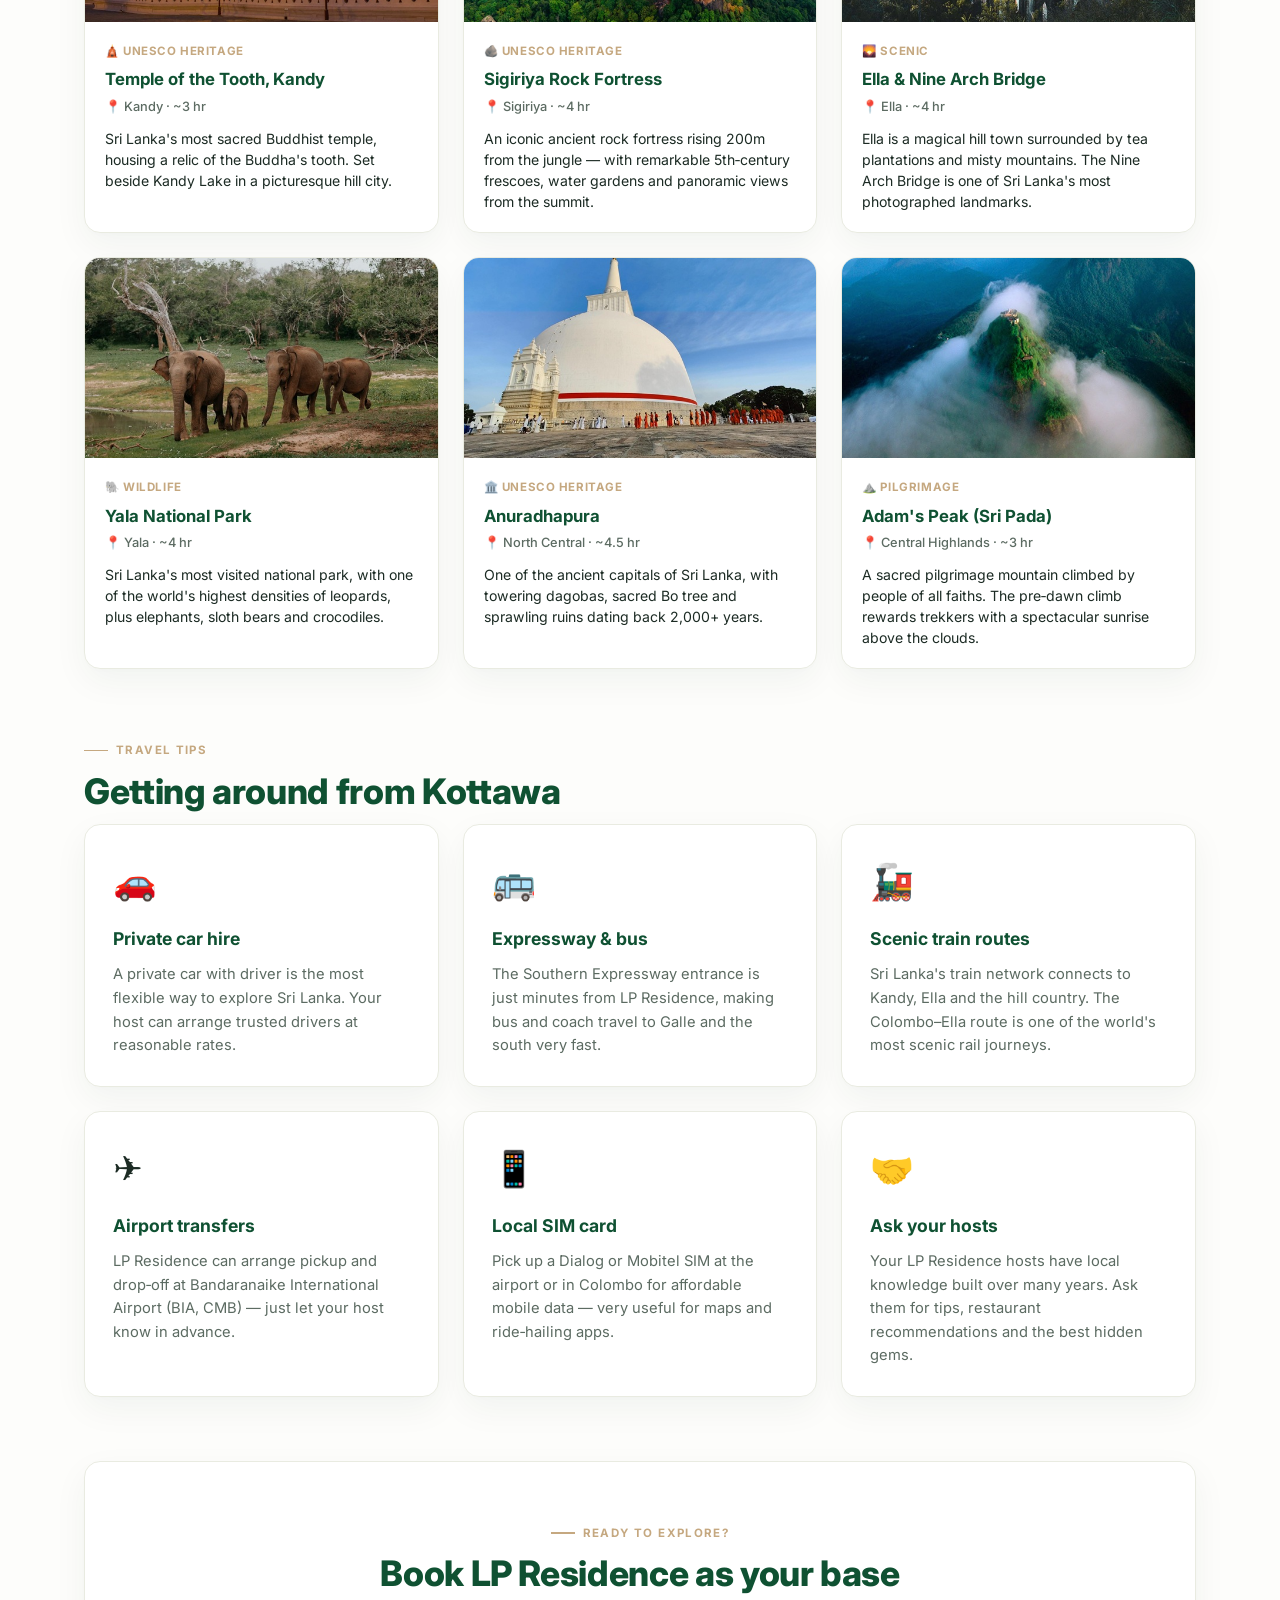
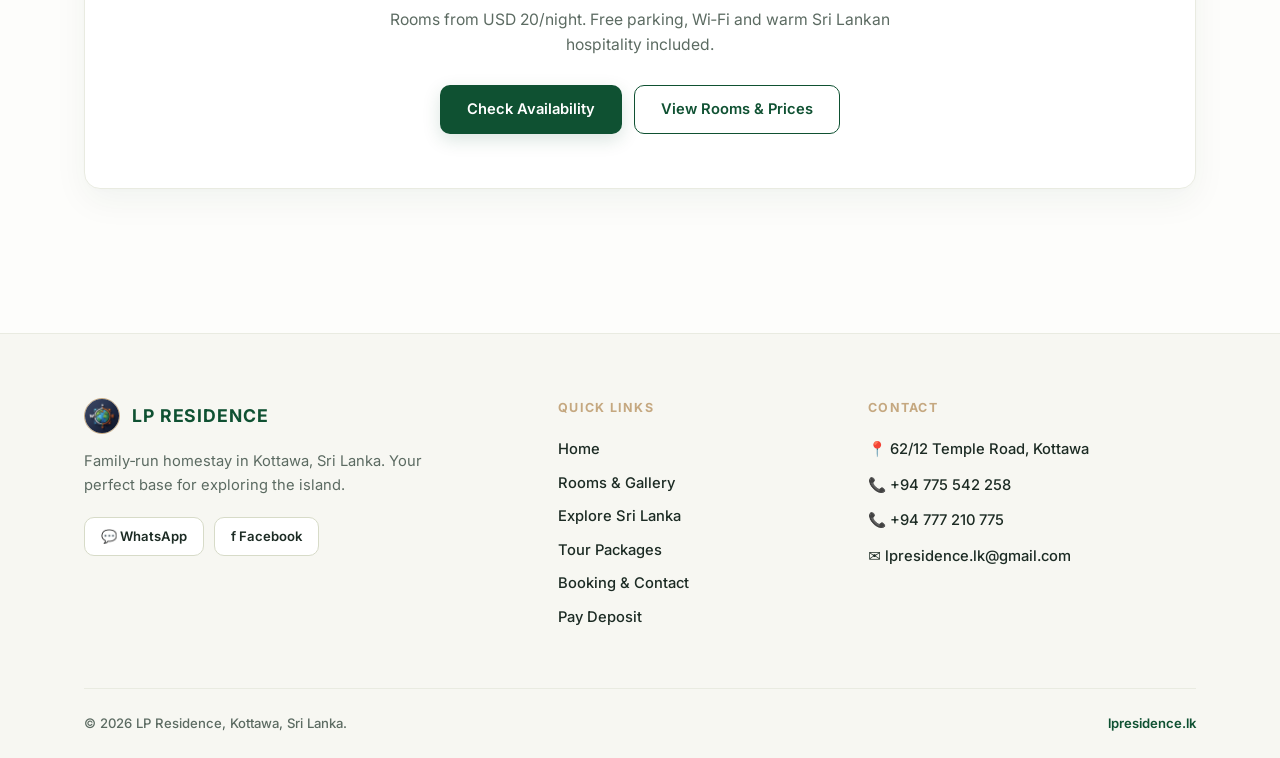
<file: explore.html>
<!DOCTYPE html>
<html lang="en">
<head>
  <script async src="https://www.googletagmanager.com/gtag/js?id=G-MWW44WR4TY"></script>
  <script>window.dataLayer=window.dataLayer||[];function gtag(){dataLayer.push(arguments);}gtag('js',new Date());gtag('config','G-MWW44WR4TY');</script>
  <meta charset="UTF-8">
  <meta name="viewport" content="width=device-width, initial-scale=1">
  <title>Explore Sri Lanka – LP Residence Kottawa</title>
  <meta name="description" content="Discover the best attractions, beaches, temples and experiences near LP Residence in Kottawa, Sri Lanka. Day trips from Colombo and beyond.">
  <meta property="og:title" content="Explore Sri Lanka – LP Residence">
  <meta property="og:image" content="index.jpg">
  <link rel="icon" href="Logo.jpg" type="image/jpeg">
  <link rel="preconnect" href="https://fonts.googleapis.com">
  <link rel="preconnect" href="https://fonts.gstatic.com" crossorigin>
  <link href="https://fonts.googleapis.com/css2?family=Inter:wght@400;500;600;700;800&display=swap" rel="stylesheet">
  <link rel="stylesheet" href="style.css">
</head>
<body>

<header id="header">
  <div class="nav-inner">
    <a href="index.html" class="brand">
      <div class="brand-logo"><img src="Logo.jpg" alt="LP Residence"></div>
      <div>
        <div class="brand-name">LP Residence</div>
        <div class="brand-sub">Homestay · Kottawa · Sri Lanka</div>
      </div>
    </a>
    <ul class="nav-links">
      <li><a href="index.html">Home</a></li>
      <li><a href="rooms.html">Rooms &amp; Gallery</a></li>
      <li><a href="explore.html">Explore Sri Lanka</a></li>
      <li><a href="tours.html">Tour Packages</a></li> 
      <li><a href="contact.html">Contact</a></li>
      <li><a href="contact.html#booking">Book Now</a></li>
    </ul>
    <button class="hamburger" id="hamburger" aria-label="Menu">
      <span></span><span></span><span></span>
    </button>
  </div>
</header>

<nav class="mobile-nav" id="mobileNav">
  <a href="index.html">Home</a>
  <a href="rooms.html">Rooms &amp; Gallery</a>
  <a href="explore.html">Explore Sri Lanka</a>
  <a href="tours.html">Tour Packages</a> 
  <a href="contact.html">Contact</a>
  <a href="contact.html#booking">Book Now</a>
</nav>

<main>
  <!-- HERO -->
  <section class="hero" style="min-height:400px" data-reveal>
    <div class="hero-bg" style="background-image:url('https://images.unsplash.com/photo-1552465011-b4e21bf6e79a?w=1400&q=80')"></div>
    <div class="hero-overlay"></div>
    <div class="hero-content" style="grid-template-columns:1fr">
      <div>
        <div class="hero-tag">🗺️ Day trips &amp; adventures</div>
        <h1 class="hero-h1">
          <span>Explore Sri Lanka</span><br>
          from Kottawa
        </h1>
        <p class="hero-p">LP Residence puts you in a perfect position to discover the best of Sri Lanka — from ancient temples and colonial cities to tropical beaches and lush hill country.</p>
        <div class="hero-badges">
          <span class="badge">30 min to Colombo</span>
          <span class="badge">2 hr to South Coast beaches</span>
          <span class="badge">3 hr to Kandy</span>
          <span class="badge badge-green">✓ Airport transfers available</span>
        </div>
      </div>
    </div>
  </section>

  <!-- NEARBY — KOTTAWA & COLOMBO -->
  <section class="section" data-reveal>
    <div class="section-tag">Nearby · Under 1 hour</div>
    <h2 class="section-title">Around Kottawa &amp; Colombo</h2>
    <p class="section-sub">These popular spots are easy day trips or short rides from LP Residence.</p>
    <div class="explore-grid">
      <div class="explore-card">
        <img class="explore-img" src="gangaramaya.jpg" alt="Gangaramaya Temple Colombo" loading="lazy">
        <div class="explore-body">
          <div class="explore-cat">🛕 Temple</div>
          <div class="explore-name">Gangaramaya Temple</div>
          <div class="explore-dist">📍 Colombo · ~30 min from LP Residence</div>
          <p class="explore-desc">One of Colombo's most important and eclectic temples, with a fascinating museum, reclining Buddha and beautiful lakeside setting.</p>
        </div>
      </div>
      <div class="explore-card">
        <img class="explore-img" src="galle-face.jpg" alt="Galle Face Green Colombo" loading="lazy">
        <div class="explore-body">
          <div class="explore-cat">🌊 Landmark</div>
          <div class="explore-name">Galle Face Green</div>
          <div class="explore-dist">📍 Colombo · ~30 min</div>
          <p class="explore-desc">Colombo's famous oceanside promenade — perfect for an evening stroll, street food and stunning Indian Ocean sunsets.</p>
        </div>
      </div>
      <div class="explore-card">
        <img class="explore-img" src="national-museum.jpg" alt="Colombo National Museum" loading="lazy">
        <div class="explore-body">
          <div class="explore-cat">🏛️ Culture</div>
          <div class="explore-name">National Museum of Colombo</div>
          <div class="explore-dist">📍 Colombo · ~30 min</div>
          <p class="explore-desc">Sri Lanka's premier museum, with artefacts from ancient kingdoms, royal regalia and a rich collection of historical Sri Lankan art.</p>
        </div>
      </div>
      <div class="explore-card">
        <img class="explore-img" src="one-galleface.jpg" alt="One Galle face" loading="lazy">
        <div class="explore-body">
          <div class="explore-cat">🌿 Entertainment</div>
          <div class="explore-name">One Galle face</div>
          <div class="explore-dist">📍 Colombo · 30 min </div>
          <p class="explore-desc">Situated opposite Galle Face Green, One Galle Face Mall is part of a world-class mixed-use complex by Shangri‑La, featuring residential towers, an office building, a hotel, and Sri Lanka’s largest international retail experience</p>
        </div>
      </div>
      <div class="explore-card">
        <img class="explore-img" src="dutch-hospital.jpg" alt="Dutch Hospital Colombo" loading="lazy">
        <div class="explore-body">
          <div class="explore-cat">🍽️ Dining &amp; Shopping</div>
          <div class="explore-name">Dutch Hospital &amp; Pettah Market</div>
          <div class="explore-dist">📍 Colombo Fort · ~35 min</div>
          <p class="explore-desc">Colombo's colonial Dutch Hospital is now a chic restaurant and shopping precinct. Nearby Pettah is a buzzing market for spices and local goods.</p>
        </div>
      </div>
      <div class="explore-card">
        <img class="explore-img" src="mount-lavinia.jpg" alt="Mount Lavinia Beach" loading="lazy">
        <div class="explore-body">
          <div class="explore-cat">🏖️ Beach</div>
          <div class="explore-name">Mount Lavinia Beach</div>
          <div class="explore-dist">📍 Mount Lavinia · ~20 min</div>
          <p class="explore-desc">Colombo's closest beach resort town, with a beautiful sandy beach, seafood restaurants and the iconic colonial Mount Lavinia Hotel.</p>
        </div>
      </div>
    </div>
  </section>

  <!-- SOUTH COAST -->
  <section class="section" data-reveal>
    <div class="section-tag">South Coast · 1.5–2.5 hours</div>
    <h2 class="section-title">Sri Lanka's stunning south coast</h2>
    <p class="section-sub">The Southern Expressway entrance is minutes from LP Residence — making south coast beaches and towns very accessible.</p>
    <div class="explore-grid">
      <div class="explore-card">
        <img class="explore-img" src="unawatuna.jpg" alt="Unawatuna Beach" loading="lazy">
        <div class="explore-body">
          <div class="explore-cat">🏖️ Beach</div>
          <div class="explore-name">Unawatuna Beach</div>
          <div class="explore-dist">📍 Galle District · ~2 hr</div>
          <p class="explore-desc">One of Sri Lanka's most beautiful beaches — a curved bay of golden sand with calm turquoise water, coral reef snorkelling and beachfront restaurants.</p>
        </div>
      </div>
      <div class="explore-card">
        <img class="explore-img" src="galle-fort.jpg" alt="Galle Fort" loading="lazy">
        <div class="explore-body">
          <div class="explore-cat">🏰 UNESCO Heritage</div>
          <div class="explore-name">Galle Fort</div>
          <div class="explore-dist">📍 Galle · ~2 hr</div>
          <p class="explore-desc">A UNESCO World Heritage Site — a 17th‑century Dutch colonial fort with cobblestone streets, boutique shops, cafés and breathtaking ocean views.</p>
        </div>
      </div>
      <div class="explore-card">
        <img class="explore-img" src="mirissa.jpg" alt="Mirissa Beach whale watching" loading="lazy">
        <div class="explore-body">
          <div class="explore-cat">🐋 Wildlife</div>
          <div class="explore-name">Mirissa &amp; Whale Watching</div>
          <div class="explore-dist">📍 Mirissa · ~2.5 hr</div>
          <p class="explore-desc">Mirissa is a laid‑back beach town famous for world‑class blue whale watching from November to April, plus surfing and fresh seafood.</p>
        </div>
      </div>
      <div class="explore-card">
        <img class="explore-img" src="coral-gardens.jpg" alt="Coral Gardens" loading="lazy">
        <div class="explore-body">
          <div class="explore-cat">🏖️ Scenic</div>
          <div class="explore-name">Coral Gardens</div>
          <div class="explore-dist">📍 Hikkaduwa · ~2 hr</div>
          <p class="explore-desc">Coral Gardens Hikkaduwa, located along the southwestern coast of Sri Lanka, is a mesmerizing underwater world that beckons snorkelers, divers, and ocean enthusiasts. This thriving coral reef ecosystem is renowned for its vibrant marine life, making it a must-visit destination for those seeking a remarkable aquatic adventure.</p>
        </div>
      </div>
      <div class="explore-card">
        <img class="explore-img" src="martin-museum.jpg" alt="Martine Wickramasinghe Museum" loading="lazy">
        <div class="explore-body">
          <div class="explore-cat">🏰 History</div>
          <div class="explore-name">Martine Wickramasinghe Museum</div>
          <div class="explore-dist">📍 Koggala · ~2 hr</div>
          <p class="explore-desc">The house in which Martin Wickramasinghe was born has inspired the Trust to established a Folk Museum Complex, surrounded by a restored ecosystem planted with hundreds of varieties of indigenous trees and shrubs in which bird life abounds.</p>
        </div>
      </div>
      <div class="explore-card">
        <img class="explore-img" src="kottawa-forest.jpg" alt="Kottawa Conservation Forest" loading="lazy">
        <div class="explore-body">
          <div class="explore-cat">🌿 Nature</div>
          <div class="explore-name">Kottawa Conservation Forest</div>
          <div class="explore-dist">📍 Kottawa · 2 hrs </div>
          <p class="explore-desc">A rare lowland rainforest right in Kottawa down south — home to endemic birds, monitor lizards and giant trees. Perfect for a peaceful tour of nature.</p>
        </div>
      </div>
    </div>
  </section>

  <!-- HILL COUNTRY & CULTURAL TRIANGLE -->
  <section class="section" data-reveal>
    <div class="section-tag">Hill country &amp; beyond · 3–5 hours</div>
    <h2 class="section-title">Ancient cities &amp; hill country</h2>
    <p class="section-sub">Sri Lanka's cultural and natural wonders are all within reach as a longer day trip or overnight stay.</p>
    <div class="explore-grid">
      <div class="explore-card">
        <img class="explore-img" src="kandy-temple.jpg" alt="Temple of the Tooth Kandy" loading="lazy">
        <div class="explore-body">
          <div class="explore-cat">🛕 UNESCO Heritage</div>
          <div class="explore-name">Temple of the Tooth, Kandy</div>
          <div class="explore-dist">📍 Kandy · ~3 hr</div>
          <p class="explore-desc">Sri Lanka's most sacred Buddhist temple, housing a relic of the Buddha's tooth. Set beside Kandy Lake in a picturesque hill city.</p>
        </div>
      </div>
      <div class="explore-card">
        <img class="explore-img" src="sigiriya.jpg" alt="Sigiriya Rock Fortress" loading="lazy">
        <div class="explore-body">
          <div class="explore-cat">🪨 UNESCO Heritage</div>
          <div class="explore-name">Sigiriya Rock Fortress</div>
          <div class="explore-dist">📍 Sigiriya · ~4 hr</div>
          <p class="explore-desc">An iconic ancient rock fortress rising 200m from the jungle — with remarkable 5th‑century frescoes, water gardens and panoramic views from the summit.</p>
        </div>
      </div>
      <div class="explore-card">
        <img class="explore-img" src="ella.jpg" alt="Ella Nine Arch Bridge" loading="lazy">
        <div class="explore-body">
          <div class="explore-cat">🌄 Scenic</div>
          <div class="explore-name">Ella &amp; Nine Arch Bridge</div>
          <div class="explore-dist">📍 Ella · ~4 hr</div>
          <p class="explore-desc">Ella is a magical hill town surrounded by tea plantations and misty mountains. The Nine Arch Bridge is one of Sri Lanka's most photographed landmarks.</p>
        </div>
      </div>
      <div class="explore-card">
        <img class="explore-img" src="yala.jpg" alt="Yala National Park safari" loading="lazy">
        <div class="explore-body">
          <div class="explore-cat">🐘 Wildlife</div>
          <div class="explore-name">Yala National Park</div>
          <div class="explore-dist">📍 Yala · ~4 hr</div>
          <p class="explore-desc">Sri Lanka's most visited national park, with one of the world's highest densities of leopards, plus elephants, sloth bears and crocodiles.</p>
        </div>
      </div>
      <div class="explore-card">
        <img class="explore-img" src="anuradhapura.jpg" alt="Anuradhapura ancient city" loading="lazy">
        <div class="explore-body">
          <div class="explore-cat">🏛️ UNESCO Heritage</div>
          <div class="explore-name">Anuradhapura</div>
          <div class="explore-dist">📍 North Central · ~4.5 hr</div>
          <p class="explore-desc">One of the ancient capitals of Sri Lanka, with towering dagobas, sacred Bo tree and sprawling ruins dating back 2,000+ years.</p>
        </div>
      </div>
      <div class="explore-card">
        <img class="explore-img" src="adams-peak.jpg" alt="Adam's Peak Sri Lanka" loading="lazy">
        <div class="explore-body">
          <div class="explore-cat">⛰️ Pilgrimage</div>
          <div class="explore-name">Adam's Peak (Sri Pada)</div>
          <div class="explore-dist">📍 Central Highlands · ~3 hr</div>
          <p class="explore-desc">A sacred pilgrimage mountain climbed by people of all faiths. The pre‑dawn climb rewards trekkers with a spectacular sunrise above the clouds.</p>
        </div>
      </div>
    </div>
  </section>

  <!-- TRAVEL TIPS -->
  <section class="section" data-reveal>
    <div class="section-tag">Travel tips</div>
    <h2 class="section-title">Getting around from Kottawa</h2>
    <div class="feature-grid">
      <div class="feature-card">
        <div class="feature-icon">🚗</div>
        <h3>Private car hire</h3>
        <p>A private car with driver is the most flexible way to explore Sri Lanka. Your host can arrange trusted drivers at reasonable rates.</p>
      </div>
      <div class="feature-card">
        <div class="feature-icon">🚌</div>
        <h3>Expressway &amp; bus</h3>
        <p>The Southern Expressway entrance is just minutes from LP Residence, making bus and coach travel to Galle and the south very fast.</p>
      </div>
      <div class="feature-card">
        <div class="feature-icon">🚂</div>
        <h3>Scenic train routes</h3>
        <p>Sri Lanka's train network connects to Kandy, Ella and the hill country. The Colombo–Ella route is one of the world's most scenic rail journeys.</p>
      </div>
      <div class="feature-card">
        <div class="feature-icon">✈️</div>
        <h3>Airport transfers</h3>
        <p>LP Residence can arrange pickup and drop‑off at Bandaranaike International Airport (BIA, CMB) — just let your host know in advance.</p>
      </div>
      <div class="feature-card">
        <div class="feature-icon">📱</div>
        <h3>Local SIM card</h3>
        <p>Pick up a Dialog or Mobitel SIM at the airport or in Colombo for affordable mobile data — very useful for maps and ride‑hailing apps.</p>
      </div>
      <div class="feature-card">
        <div class="feature-icon">🤝</div>
        <h3>Ask your hosts</h3>
        <p>Your LP Residence hosts have local knowledge built over many years. Ask them for tips, restaurant recommendations and the best hidden gems.</p>
      </div>
    </div>
  </section>

  <!-- CTA -->
  <section class="section" data-reveal>
    <div style="background:var(--surface); border:1px solid var(--border); border-radius:var(--radius-lg); padding:54px 36px; text-align:center; box-shadow: var(--shadow);">
      <div class="section-tag" style="justify-content:center">Ready to explore?</div>
      <h2 class="section-title" style="margin-bottom:12px">Book LP Residence as your base</h2>
      <p style="color:var(--muted); max-width:540px; margin:0 auto 28px; font-size:0.98rem;">Rooms from USD 20/night. Free parking, Wi‑Fi and warm Sri Lankan hospitality included.</p>
      <div style="display:flex; gap:12px; justify-content:center; flex-wrap:wrap;">
        <a href="contact.html#booking" class="btn btn-primary">Check Availability</a>
        <a href="rooms.html" class="btn btn-outline">View Rooms &amp; Prices</a>
      </div>
    </div>
  </section>
</main>

<a href="https://wa.me/94775542258" class="wa-float" target="_blank" rel="noopener" title="Chat on WhatsApp">💬</a>

<footer>
  <div class="footer-inner">
    <div class="footer-grid">
      <div>
        <div class="footer-brand">
          <div class="footer-brand-logo"><img src="Logo.jpg" alt="LP Residence"></div>
          <div class="footer-brand-name">LP Residence</div>
        </div>
        <p class="footer-desc">Family‑run homestay in Kottawa, Sri Lanka. Your perfect base for exploring the island.</p>
        <div class="social-row">
          <a href="https://wa.me/94775542258" class="social-btn" target="_blank" rel="noopener">💬 WhatsApp</a>
          <a href="https://www.facebook.com/share/1KzhAytyEe/" class="social-btn" target="_blank" rel="noopener">f Facebook</a>
        </div>
      </div>
      <div>
        <div class="footer-col-title">Quick links</div>
        <ul class="footer-links">
          <li><a href="index.html">Home</a></li>
          <li><a href="rooms.html">Rooms &amp; Gallery</a></li>
          <li><a href="explore.html">Explore Sri Lanka</a></li>
          <li><a href="tours.html">Tour Packages</a></li> 
          <li><a href="contact.html">Booking &amp; Contact</a></li>
          <li><a href="contact.html#payment">Pay Deposit</a></li>
        </ul>
      </div>
      <div>
        <div class="footer-col-title">Contact</div>
        <div class="footer-contact-item">📍 62/12 Temple Road, Kottawa</div>
        <div class="footer-contact-item">📞 +94 775 542 258</div>
        <div class="footer-contact-item">📞 +94 777 210 775</div>
        <div class="footer-contact-item">✉️ lpresidence.lk@gmail.com</div>
      </div>
    </div>
    <div class="footer-bottom">
      <div>© 2026 LP Residence, Kottawa, Sri Lanka.</div>
      <div><a href="https://lpresidence.lk/">lpresidence.lk</a></div>
    </div>
  </div>
</footer>

<script>
const header = document.getElementById('header');
window.addEventListener('scroll', () => header.classList.toggle('scrolled', window.scrollY > 20));
const hamburger = document.getElementById('hamburger');
const mobileNav = document.getElementById('mobileNav');
hamburger.addEventListener('click', () => { hamburger.classList.toggle('open'); mobileNav.classList.toggle('open'); });
document.addEventListener('click', e => {
  if (!hamburger.contains(e.target) && !mobileNav.contains(e.target)) { hamburger.classList.remove('open'); mobileNav.classList.remove('open'); }
});
const obs = new IntersectionObserver(entries => entries.forEach(e => { if (e.isIntersecting) { e.target.classList.add('visible'); obs.unobserve(e.target); } }), { threshold: 0.08 });
document.querySelectorAll('[data-reveal]').forEach(el => obs.observe(el));
</script>
</body>
</html>
</file>
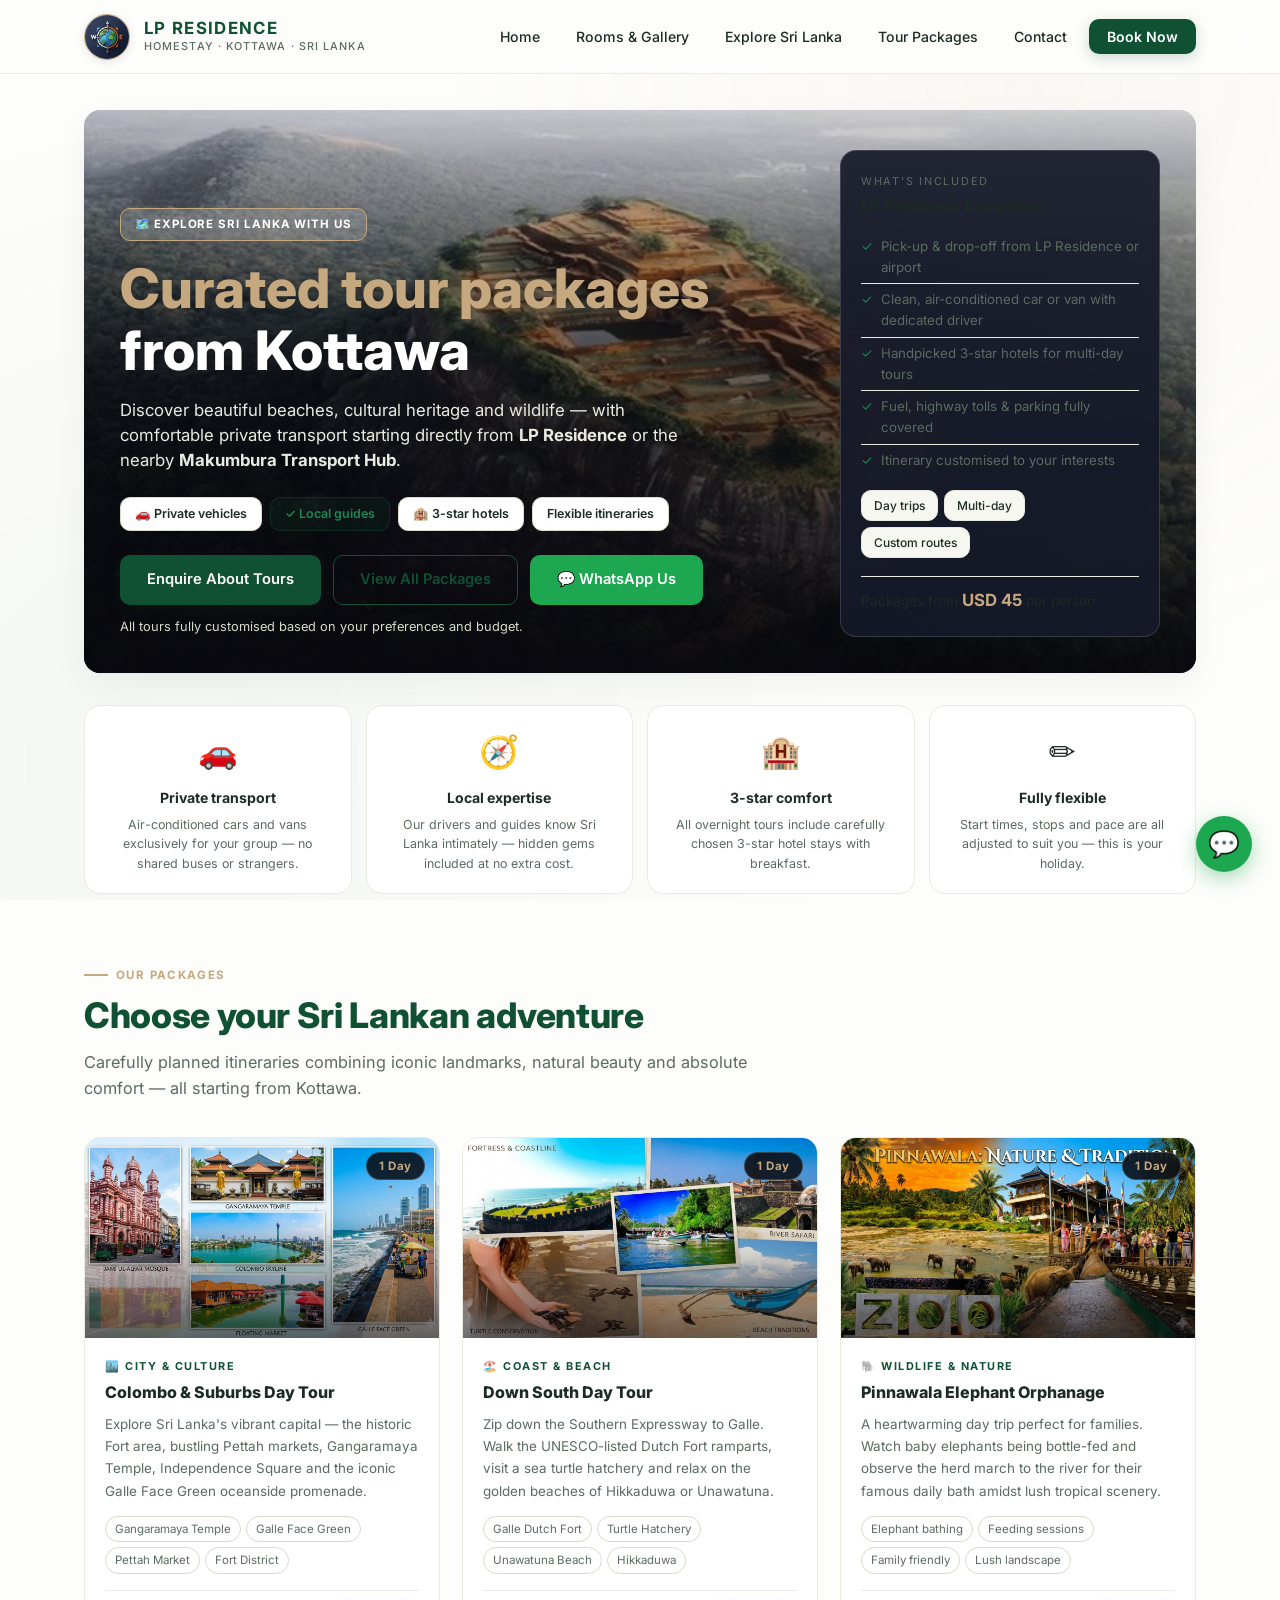
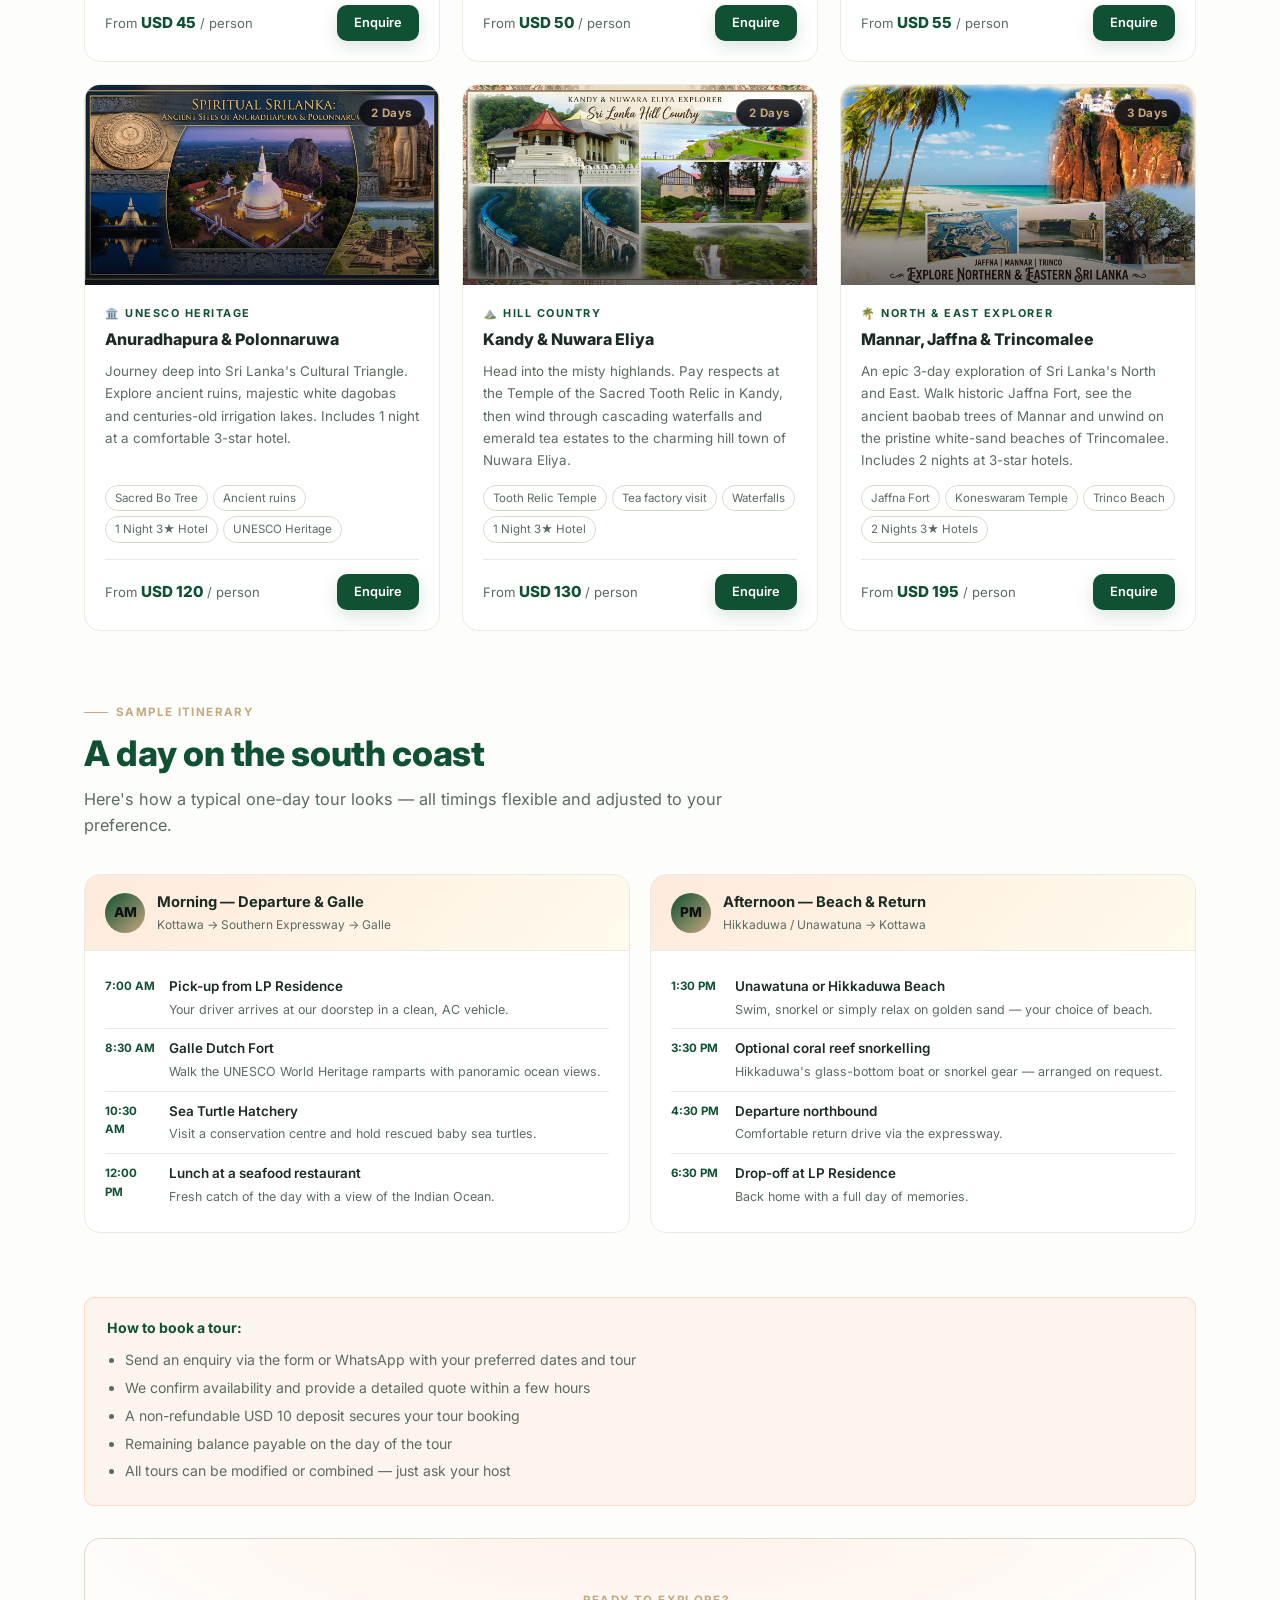
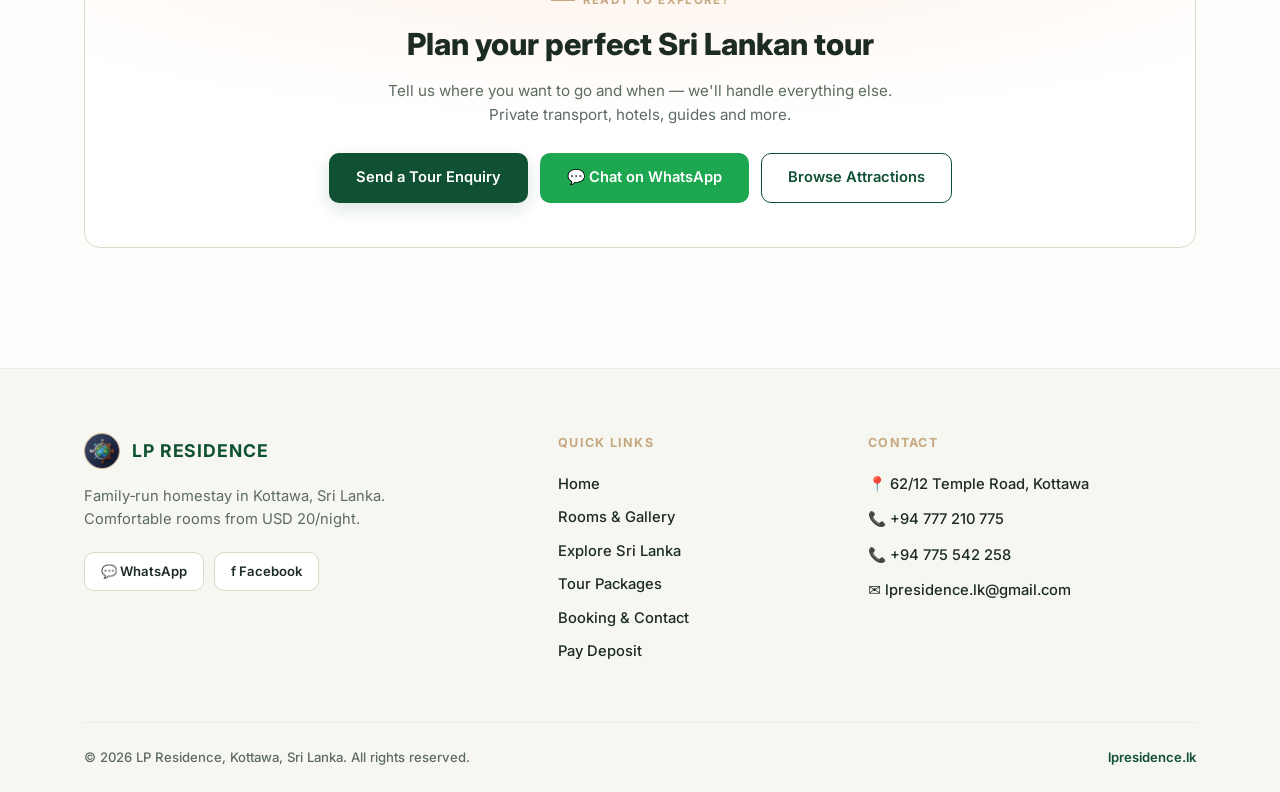
<file: tours.html>
<!DOCTYPE html>
<html lang="en">
<head>
  <script async src="https://www.googletagmanager.com/gtag/js?id=G-MWW44WR4TY"></script>
  <script>window.dataLayer=window.dataLayer||[];function gtag(){dataLayer.push(arguments);}gtag('js',new Date());gtag('config','G-MWW44WR4TY');</script>
  <meta charset="UTF-8">
  <meta name="viewport" content="width=device-width, initial-scale=1">
  <title>Tour Packages – LP Residence Kottawa</title>
  <meta name="description" content="Discover curated Sri Lanka tour packages from LP Residence, Kottawa. Private vehicles, local guides, flexible itineraries and 3-star comfort stays.">
  <meta property="og:title" content="Tour Packages – LP Residence">
  <meta property="og:description" content="Day trips and multi-day tours across Sri Lanka starting from Kottawa. Private transport, local guides and 3-star hotels included.">
  <meta property="og:image" content="tours.jpg">
  <link rel="icon" href="Logo.jpg" type="image/jpeg">
  <link rel="preconnect" href="https://fonts.googleapis.com">
  <link rel="preconnect" href="https://fonts.gstatic.com" crossorigin>
  <link href="https://fonts.googleapis.com/css2?family=Inter:wght@400;500;600;700;800&display=swap" rel="stylesheet">
  <link rel="stylesheet" href="style.css">

  <style>
    /* ── Tours page extras ───────────────────────────────── */

    /* Hero */
    .tours-hero {
      position: relative;
      border-radius: var(--radius-lg);
      overflow: hidden;
      min-height: 480px;
      display: flex;
      align-items: flex-end;
      margin-bottom: 32px;
      box-shadow: var(--shadow);
    }
    .tours-hero-bg {
      position: absolute; inset: 0;
      background-image: url('tours.jpg');
      background-size: cover;
      background-position: center;
      transform: scale(1.03);
      transition: transform 8s ease;
    }
    .tours-hero:hover .tours-hero-bg { transform: scale(1.06); }
    .tours-hero-overlay {
      position: absolute; inset: 0;
      background: linear-gradient(to top, rgba(9,9,15,0.97) 0%, rgba(9,9,15,0.55) 55%, rgba(9,9,15,0.15) 100%);
    }
    .tours-hero-content {
      position: relative; z-index: 2;
      display: grid;
      grid-template-columns: 1fr 320px;
      gap: 24px;
      align-items: end;
      padding: 40px 36px 36px;
      width: 100%;
    }

    /* Tour feature card */
    .tour-feature-card {
      background: rgba(22,25,41,0.92);
      backdrop-filter: blur(20px);
      border: 1px solid rgba(255,255,255,0.14);
      border-radius: var(--radius-lg);
      padding: 22px 20px;
      box-shadow: var(--shadow);
    }
    .tour-feature-card .label {
      font-size: 0.68rem;
      letter-spacing: 0.16em;
      text-transform: uppercase;
      color: var(--muted);
      margin-bottom: 4px;
    }
    .tour-feature-card .title {
      font-size: 0.95rem;
      font-weight: 700;
      color: var(--text);
      margin-bottom: 12px;
    }
    .feature-list {
      list-style: none;
      font-size: 0.83rem;
      color: var(--muted);
      margin-bottom: 14px;
    }
    .feature-list li {
      padding: 5px 0;
      border-bottom: 1px solid var(--border);
      display: flex; align-items: flex-start; gap: 8px;
    }
    .feature-list li::before { content: "✓"; color: var(--green); flex-shrink: 0; }
    .feature-list li:last-child { border-bottom: none; }
    .price-from {
      font-size: 0.85rem;
      color: var(--text);
      padding-top: 10px;
      border-top: 1px solid var(--border);
    }
    .price-from strong { color: var(--accent2); font-size: 1.05rem; }

    /* Why us strip */
    .why-strip {
      display: grid;
      grid-template-columns: repeat(4, 1fr);
      gap: 14px;
      margin-bottom: 40px;
    }
    .why-card {
      background: var(--card);
      border: 1px solid var(--border);
      border-radius: var(--radius-lg);
      padding: 20px 18px;
      text-align: center;
      transition: transform 0.18s, border-color 0.18s;
    }
    .why-card:hover { transform: translateY(-3px); border-color: var(--border2); }
    .why-icon { font-size: 2rem; margin-bottom: 10px; }
    .why-title { font-size: 0.88rem; font-weight: 700; color: var(--text); margin-bottom: 5px; }
    .why-desc  { font-size: 0.78rem; color: var(--muted); line-height: 1.55; }

    /* Tour cards */
    .tours-grid {
      display: grid;
      grid-template-columns: repeat(3, 1fr);
      gap: 22px;
      margin-bottom: 40px;
    }
    .tour-card {
      background: var(--card);
      border: 1px solid var(--border);
      border-radius: var(--radius-lg);
      overflow: hidden;
      display: flex;
      flex-direction: column;
      transition: transform 0.18s, box-shadow 0.18s, border-color 0.18s;
      position: relative;
    }
    .tour-card:hover {
      transform: translateY(-5px);
      box-shadow: 0 20px 50px rgba(0,0,0,0.45);
      border-color: var(--border2);
    }

    /* Duration badge */
    .tour-duration-badge {
      position: absolute;
      top: 14px; right: 14px;
      background: rgba(9,9,15,0.85);
      backdrop-filter: blur(8px);
      border: 1px solid rgba(255,255,255,0.18);
      border-radius: 999px;
      padding: 4px 12px;
      font-size: 0.72rem;
      font-weight: 700;
      color: var(--accent2);
      letter-spacing: 0.05em;
      z-index: 2;
    }

    .tour-img-wrap {
      position: relative;
      height: 200px;
      overflow: hidden;
      background: var(--surface);
    }
    .tour-img-wrap img {
      width: 100%; height: 100%;
      object-fit: cover;
      transition: transform 0.4s ease;
    }
    .tour-card:hover .tour-img-wrap img { transform: scale(1.07); }
    .tour-img-overlay {
      position: absolute; inset: 0;
      background: linear-gradient(to top, rgba(9,9,15,0.6), transparent 60%);
    }

    .tour-body { padding: 20px; flex: 1; display: flex; flex-direction: column; }

    .tour-cat {
      font-size: 0.68rem;
      font-weight: 700;
      letter-spacing: 0.14em;
      text-transform: uppercase;
      color: var(--accent);
      margin-bottom: 7px;
    }
    .tour-name {
      font-size: 1rem;
      font-weight: 800;
      color: var(--text);
      margin-bottom: 10px;
      line-height: 1.3;
    }
    .tour-desc {
      font-size: 0.84rem;
      color: var(--muted);
      line-height: 1.65;
      margin-bottom: 14px;
      flex: 1;
    }

    .tour-highlights {
      display: flex;
      flex-wrap: wrap;
      gap: 5px;
      margin-bottom: 16px;
    }
    .tour-highlight {
      font-size: 0.72rem;
      padding: 3px 9px;
      border-radius: 999px;
      background: var(--surface);
      border: 1px solid var(--border2);
      color: var(--muted);
    }

    .tour-footer {
      display: flex;
      align-items: center;
      justify-content: space-between;
      padding-top: 14px;
      border-top: 1px solid var(--border);
    }
    .tour-price { font-size: 0.82rem; color: var(--muted); }
    .tour-price strong { color: var(--accent); font-size: 0.95rem; font-weight: 800; }

    /* CTA banner */
    .cta-banner {
      background: var(--card);
      border: 1px solid var(--border2);
      border-radius: var(--radius-lg);
      padding: 44px 36px;
      text-align: center;
      position: relative;
      overflow: hidden;
      margin-bottom: 40px;
    }
    .cta-banner::before {
      content: "";
      position: absolute; inset: 0;
      background: radial-gradient(ellipse 70% 60% at 50% 0%, rgba(249,115,22,0.09), transparent);
      pointer-events: none;
    }
    .cta-banner h2 { font-size: clamp(1.4rem, 2.5vw, 1.9rem); font-weight: 800; margin-bottom: 10px; }
    .cta-banner p  { color: var(--muted); max-width: 540px; margin: 0 auto 26px; font-size: 0.95rem; }
    .cta-btns { display: flex; gap: 12px; justify-content: center; flex-wrap: wrap; }

    /* Itinerary sample */
    .itinerary-grid {
      display: grid;
      grid-template-columns: 1fr 1fr;
      gap: 20px;
      margin-bottom: 40px;
    }
    .itinerary-card {
      background: var(--card);
      border: 1px solid var(--border);
      border-radius: var(--radius-lg);
      overflow: hidden;
    }
    .itinerary-head {
      background: linear-gradient(135deg, rgba(249,115,22,0.15), rgba(250,204,21,0.08));
      border-bottom: 1px solid var(--border);
      padding: 16px 20px;
      display: flex;
      align-items: center;
      gap: 12px;
    }
    .itinerary-day {
      width: 40px; height: 40px;
      border-radius: 50%;
      background: linear-gradient(135deg, var(--accent), var(--accent2));
      color: #111;
      font-weight: 800;
      font-size: 0.85rem;
      display: flex; align-items: center; justify-content: center;
      flex-shrink: 0;
    }
    .itinerary-day-title { font-size: 0.92rem; font-weight: 700; color: var(--text); }
    .itinerary-day-sub   { font-size: 0.75rem; color: var(--muted); }
    .itinerary-stops {
      padding: 16px 20px;
      display: flex;
      flex-direction: column;
      gap: 0;
    }
    .itinerary-stop {
      display: flex;
      align-items: flex-start;
      gap: 12px;
      padding: 9px 0;
      border-bottom: 1px solid var(--border);
      font-size: 0.84rem;
    }
    .itinerary-stop:last-child { border-bottom: none; }
    .stop-time {
      font-size: 0.72rem;
      color: var(--accent);
      font-weight: 700;
      width: 52px;
      flex-shrink: 0;
      padding-top: 1px;
    }
    .stop-name  { color: var(--text); font-weight: 600; }
    .stop-desc  { color: var(--muted); font-size: 0.78rem; margin-top: 2px; }

    /* Booking note */
    .booking-note {
      background: rgba(249,115,22,0.06);
      border: 1px solid rgba(249,115,22,0.2);
      border-radius: var(--radius);
      padding: 18px 22px;
      font-size: 0.88rem;
      color: var(--muted);
      line-height: 1.7;
      margin-bottom: 32px;
    }
    .booking-note strong { color: var(--accent); }
    .booking-note ul { padding-left: 18px; margin-top: 8px; }
    .booking-note li { margin-bottom: 4px; }

    /* Responsive */
    @media (max-width: 960px) {
      .tours-hero-content { grid-template-columns: 1fr; }
      .tour-feature-card  { display: none; }
      .tours-grid  { grid-template-columns: repeat(2, 1fr); }
      .why-strip   { grid-template-columns: repeat(2, 1fr); }
      .itinerary-grid { grid-template-columns: 1fr; }
    }
    @media (max-width: 600px) {
      .tours-grid { grid-template-columns: 1fr; }
      .why-strip  { grid-template-columns: 1fr 1fr; }
      .tours-hero { min-height: 380px; }
      .tours-hero-content { padding: 22px 18px 20px; }
    }
  </style>
</head>
<body>

<!-- ── HEADER ─────────────────────────────── -->
<header id="header">
  <div class="nav-inner">
    <a href="index.html" class="brand">
      <div class="brand-logo"><img src="Logo.jpg" alt="LP Residence"></div>
      <div>
        <div class="brand-name">LP Residence</div>
        <div class="brand-sub">Homestay · Kottawa · Sri Lanka</div>
      </div>
    </a>
    <ul class="nav-links">
      <li><a href="index.html">Home</a></li>
      <li><a href="rooms.html">Rooms &amp; Gallery</a></li>
      <li><a href="explore.html">Explore Sri Lanka</a></li>
      <li><a href="tours.html" class="active">Tour Packages</a></li>
      <li><a href="contact.html">Contact</a></li>
      <li><a href="contact.html#booking" class="nav-cta">Book Now</a></li>
    </ul>
    <button class="hamburger" id="hamburger" aria-label="Menu">
      <span></span><span></span><span></span>
    </button>
  </div>
</header>

<nav class="mobile-nav" id="mobileNav">
  <a href="index.html">Home</a>
  <a href="rooms.html">Rooms &amp; Gallery</a>
  <a href="explore.html">Explore Sri Lanka</a>
  <a href="tours.html">Tour Packages</a>
  <a href="contact.html">Contact</a>
  <a href="contact.html#booking" class="nav-cta">Book Now</a>
</nav>

<!-- ── MAIN ───────────────────────────────── -->
<main>

  <!-- HERO -->
  <section class="tours-hero" data-reveal>
    <div class="tours-hero-bg"></div>
    <div class="tours-hero-overlay"></div>
    <div class="tours-hero-content">
      <div>
        <div class="hero-tag">🗺️ Explore Sri Lanka with us</div>
        <h1 class="hero-h1">
          <span>Curated tour packages</span><br>
          from Kottawa
        </h1>
        <p class="hero-p">
          Discover beautiful beaches, cultural heritage and wildlife — with comfortable private transport starting directly from <strong>LP Residence</strong> or the nearby <strong>Makumbura Transport Hub</strong>.
        </p>
        <div class="hero-badges">
          <span class="badge">🚗 Private vehicles</span>
          <span class="badge badge-green">✓ Local guides</span>
          <span class="badge">🏨 3-star hotels</span>
          <span class="badge">Flexible itineraries</span>
        </div>
        <div class="hero-actions">
          <a href="contact.html#booking" class="btn btn-primary">Enquire About Tours</a>
          <a href="#packages" class="btn btn-outline">View All Packages</a>
          <a href="https://wa.me/94775542258" class="btn btn-wa" target="_blank" rel="noopener">💬 WhatsApp Us</a>
        </div>
        <div class="hero-note">All tours fully customised based on your preferences and budget.</div>
      </div>

      <aside class="tour-feature-card">
        <div class="label">What's included</div>
        <div class="title">LP Residence Excursions</div>
        <ul class="feature-list">
          <li>Pick-up &amp; drop-off from LP Residence or airport</li>
          <li>Clean, air-conditioned car or van with dedicated driver</li>
          <li>Handpicked 3-star hotels for multi-day tours</li>
          <li>Fuel, highway tolls &amp; parking fully covered</li>
          <li>Itinerary customised to your interests</li>
        </ul>
        <div class="info-pills">
          <span class="pill">Day trips</span>
          <span class="pill">Multi-day</span>
          <span class="pill">Custom routes</span>
        </div>
        <div class="price-from">Packages from <strong>USD 45</strong> per person</div>
      </aside>
    </div>
  </section>

  <!-- WHY CHOOSE US -->
  <section class="section" data-reveal>
    <div class="why-strip">
      <div class="why-card">
        <div class="why-icon">🚗</div>
        <div class="why-title">Private transport</div>
        <div class="why-desc">Air-conditioned cars and vans exclusively for your group — no shared buses or strangers.</div>
      </div>
      <div class="why-card">
        <div class="why-icon">🧭</div>
        <div class="why-title">Local expertise</div>
        <div class="why-desc">Our drivers and guides know Sri Lanka intimately — hidden gems included at no extra cost.</div>
      </div>
      <div class="why-card">
        <div class="why-icon">🏨</div>
        <div class="why-title">3-star comfort</div>
        <div class="why-desc">All overnight tours include carefully chosen 3-star hotel stays with breakfast.</div>
      </div>
      <div class="why-card">
        <div class="why-icon">✏️</div>
        <div class="why-title">Fully flexible</div>
        <div class="why-desc">Start times, stops and pace are all adjusted to suit you — this is your holiday.</div>
      </div>
    </div>
  </section>

  <!-- TOUR PACKAGES -->
  <section class="section" id="packages" data-reveal>
    <div class="section-tag">Our packages</div>
    <h2 class="section-title">Choose your Sri Lankan adventure</h2>
    <p class="section-sub">Carefully planned itineraries combining iconic landmarks, natural beauty and absolute comfort — all starting from Kottawa.</p>

    <div class="tours-grid">

      <!-- Tour 1 -->
      <article class="tour-card" data-category="city" data-duration="short" data-price="low">
        <div class="tour-duration-badge">1 Day</div>
        <div class="tour-img-wrap">
          <img src="1.png" alt="Colombo city tour" loading="lazy">
          <div class="tour-img-overlay"></div>
        </div>
        <div class="tour-body">
          <div class="tour-cat">🏙️ City &amp; Culture</div>
          <h2 class="tour-name">Colombo &amp; Suburbs Day Tour</h2>
          <p class="tour-desc">Explore Sri Lanka's vibrant capital — the historic Fort area, bustling Pettah markets, Gangaramaya Temple, Independence Square and the iconic Galle Face Green oceanside promenade.</p>
          <div class="tour-highlights">
            <span class="tour-highlight">Gangaramaya Temple</span>
            <span class="tour-highlight">Galle Face Green</span>
            <span class="tour-highlight">Pettah Market</span>
            <span class="tour-highlight">Fort District</span>
          </div>
          <div class="tour-footer">
            <div class="tour-price">From <strong>USD 45</strong> / person</div>
            <a href="contact.html#booking" class="btn btn-primary" style="padding:7px 16px;font-size:0.8rem">Enquire</a>
          </div>
        </div>
      </article>

      <!-- Tour 2 -->
      <article class="tour-card" data-category="coast" data-duration="short" data-price="low">
        <div class="tour-duration-badge">1 Day</div>
        <div class="tour-img-wrap">
          <img src="2.png" alt="Galle Fort south coast tour" loading="lazy">
          <div class="tour-img-overlay"></div>
        </div>
        <div class="tour-body">
          <div class="tour-cat">🏖️ Coast &amp; Beach</div>
          <h2 class="tour-name">Down South Day Tour</h2>
          <p class="tour-desc">Zip down the Southern Expressway to Galle. Walk the UNESCO-listed Dutch Fort ramparts, visit a sea turtle hatchery and relax on the golden beaches of Hikkaduwa or Unawatuna.</p>
          <div class="tour-highlights">
            <span class="tour-highlight">Galle Dutch Fort</span>
            <span class="tour-highlight">Turtle Hatchery</span>
            <span class="tour-highlight">Unawatuna Beach</span>
            <span class="tour-highlight">Hikkaduwa</span>
          </div>
          <div class="tour-footer">
            <div class="tour-price">From <strong>USD 50</strong> / person</div>
            <a href="contact.html#booking" class="btn btn-primary" style="padding:7px 16px;font-size:0.8rem">Enquire</a>
          </div>
        </div>
      </article>

      <!-- Tour 3 -->
      <article class="tour-card" data-category="nature" data-duration="short" data-price="low">
        <div class="tour-duration-badge">1 Day</div>
        <div class="tour-img-wrap">
          <img src="3.png" alt="Pinnawala Elephant Orphanage" loading="lazy">
          <div class="tour-img-overlay"></div>
        </div>
        <div class="tour-body">
          <div class="tour-cat">🐘 Wildlife &amp; Nature</div>
          <h2 class="tour-name">Pinnawala Elephant Orphanage</h2>
          <p class="tour-desc">A heartwarming day trip perfect for families. Watch baby elephants being bottle-fed and observe the herd march to the river for their famous daily bath amidst lush tropical scenery.</p>
          <div class="tour-highlights">
            <span class="tour-highlight">Elephant bathing</span>
            <span class="tour-highlight">Feeding sessions</span>
            <span class="tour-highlight">Family friendly</span>
            <span class="tour-highlight">Lush landscape</span>
          </div>
          <div class="tour-footer">
            <div class="tour-price">From <strong>USD 55</strong> / person</div>
            <a href="contact.html#booking" class="btn btn-primary" style="padding:7px 16px;font-size:0.8rem">Enquire</a>
          </div>
        </div>
      </article>

      <!-- Tour 4 -->
      <article class="tour-card" data-category="unesco" data-duration="medium" data-price="med">
        <div class="tour-duration-badge">2 Days</div>
        <div class="tour-img-wrap">
          <img src="4.png" alt="Anuradhapura ancient city" loading="lazy">
          <div class="tour-img-overlay"></div>
        </div>
        <div class="tour-body">
          <div class="tour-cat">🏛️ UNESCO Heritage</div>
          <h2 class="tour-name">Anuradhapura &amp; Polonnaruwa</h2>
          <p class="tour-desc">Journey deep into Sri Lanka's Cultural Triangle. Explore ancient ruins, majestic white dagobas and centuries-old irrigation lakes. Includes 1 night at a comfortable 3-star hotel.</p>
          <div class="tour-highlights">
            <span class="tour-highlight">Sacred Bo Tree</span>
            <span class="tour-highlight">Ancient ruins</span>
            <span class="tour-highlight">1 Night 3★ Hotel</span>
            <span class="tour-highlight">UNESCO Heritage</span>
          </div>
          <div class="tour-footer">
            <div class="tour-price">From <strong>USD 120</strong> / person</div>
            <a href="contact.html#booking" class="btn btn-primary" style="padding:7px 16px;font-size:0.8rem">Enquire</a>
          </div>
        </div>
      </article>

      <!-- Tour 5 -->
      <article class="tour-card" data-category="hill" data-duration="medium" data-price="med">
        <div class="tour-duration-badge">2 Days</div>
        <div class="tour-img-wrap">
          <img src="5.png" alt="Kandy Temple of the Tooth" loading="lazy">
          <div class="tour-img-overlay"></div>
        </div>
        <div class="tour-body">
          <div class="tour-cat">⛰️ Hill Country</div>
          <h2 class="tour-name">Kandy &amp; Nuwara Eliya</h2>
          <p class="tour-desc">Head into the misty highlands. Pay respects at the Temple of the Sacred Tooth Relic in Kandy, then wind through cascading waterfalls and emerald tea estates to the charming hill town of Nuwara Eliya.</p>
          <div class="tour-highlights">
            <span class="tour-highlight">Tooth Relic Temple</span>
            <span class="tour-highlight">Tea factory visit</span>
            <span class="tour-highlight">Waterfalls</span>
            <span class="tour-highlight">1 Night 3★ Hotel</span>
          </div>
          <div class="tour-footer">
            <div class="tour-price">From <strong>USD 130</strong> / person</div>
            <a href="contact.html#booking" class="btn btn-primary" style="padding:7px 16px;font-size:0.8rem">Enquire</a>
          </div>
        </div>
      </article>

      <!-- Tour 6 -->
      <article class="tour-card" data-category="north-east" data-duration="long" data-price="high">
        <div class="tour-duration-badge">3 Days</div>
        <div class="tour-img-wrap">
          <img src="6.png" alt="Trincomalee beach Jaffna tour" loading="lazy">
          <div class="tour-img-overlay"></div>
        </div>
        <div class="tour-body">
          <div class="tour-cat">🌴 North &amp; East Explorer</div>
          <h2 class="tour-name">Mannar, Jaffna &amp; Trincomalee</h2>
          <p class="tour-desc">An epic 3-day exploration of Sri Lanka's North and East. Walk historic Jaffna Fort, see the ancient baobab trees of Mannar and unwind on the pristine white-sand beaches of Trincomalee. Includes 2 nights at 3-star hotels.</p>
          <div class="tour-highlights">
            <span class="tour-highlight">Jaffna Fort</span>
            <span class="tour-highlight">Koneswaram Temple</span>
            <span class="tour-highlight">Trinco Beach</span>
            <span class="tour-highlight">2 Nights 3★ Hotels</span>
          </div>
          <div class="tour-footer">
            <div class="tour-price">From <strong>USD 195</strong> / person</div>
            <a href="contact.html#booking" class="btn btn-primary" style="padding:7px 16px;font-size:0.8rem">Enquire</a>
          </div>
        </div>
      </article>

    </div>
  </section>

  <!-- SAMPLE ITINERARY -->
  <section class="section" data-reveal>
    <div class="section-tag">Sample itinerary</div>
    <h2 class="section-title">A day on the south coast</h2>
    <p class="section-sub">Here's how a typical one-day tour looks — all timings flexible and adjusted to your preference.</p>

    <div class="itinerary-grid">
      <div class="itinerary-card">
        <div class="itinerary-head">
          <div class="itinerary-day">AM</div>
          <div>
            <div class="itinerary-day-title">Morning — Departure &amp; Galle</div>
            <div class="itinerary-day-sub">Kottawa → Southern Expressway → Galle</div>
          </div>
        </div>
        <div class="itinerary-stops">
          <div class="itinerary-stop">
            <div class="stop-time">7:00 AM</div>
            <div>
              <div class="stop-name">Pick-up from LP Residence</div>
              <div class="stop-desc">Your driver arrives at our doorstep in a clean, AC vehicle.</div>
            </div>
          </div>
          <div class="itinerary-stop">
            <div class="stop-time">8:30 AM</div>
            <div>
              <div class="stop-name">Galle Dutch Fort</div>
              <div class="stop-desc">Walk the UNESCO World Heritage ramparts with panoramic ocean views.</div>
            </div>
          </div>
          <div class="itinerary-stop">
            <div class="stop-time">10:30 AM</div>
            <div>
              <div class="stop-name">Sea Turtle Hatchery</div>
              <div class="stop-desc">Visit a conservation centre and hold rescued baby sea turtles.</div>
            </div>
          </div>
          <div class="itinerary-stop">
            <div class="stop-time">12:00 PM</div>
            <div>
              <div class="stop-name">Lunch at a seafood restaurant</div>
              <div class="stop-desc">Fresh catch of the day with a view of the Indian Ocean.</div>
            </div>
          </div>
        </div>
      </div>

      <div class="itinerary-card">
        <div class="itinerary-head">
          <div class="itinerary-day">PM</div>
          <div>
            <div class="itinerary-day-title">Afternoon — Beach &amp; Return</div>
            <div class="itinerary-day-sub">Hikkaduwa / Unawatuna → Kottawa</div>
          </div>
        </div>
        <div class="itinerary-stops">
          <div class="itinerary-stop">
            <div class="stop-time">1:30 PM</div>
            <div>
              <div class="stop-name">Unawatuna or Hikkaduwa Beach</div>
              <div class="stop-desc">Swim, snorkel or simply relax on golden sand — your choice of beach.</div>
            </div>
          </div>
          <div class="itinerary-stop">
            <div class="stop-time">3:30 PM</div>
            <div>
              <div class="stop-name">Optional coral reef snorkelling</div>
              <div class="stop-desc">Hikkaduwa's glass-bottom boat or snorkel gear — arranged on request.</div>
            </div>
          </div>
          <div class="itinerary-stop">
            <div class="stop-time">4:30 PM</div>
            <div>
              <div class="stop-name">Departure northbound</div>
              <div class="stop-desc">Comfortable return drive via the expressway.</div>
            </div>
          </div>
          <div class="itinerary-stop">
            <div class="stop-time">6:30 PM</div>
            <div>
              <div class="stop-name">Drop-off at LP Residence</div>
              <div class="stop-desc">Back home with a full day of memories.</div>
            </div>
          </div>
        </div>
      </div>
    </div>
  </section>

  <!-- BOOKING NOTE -->
  <div class="booking-note" data-reveal>
    <strong>How to book a tour:</strong>
    <ul>
      <li>Send an enquiry via the form or WhatsApp with your preferred dates and tour</li>
      <li>We confirm availability and provide a detailed quote within a few hours</li>
      <li>A non-refundable USD 10 deposit secures your tour booking</li>
      <li>Remaining balance payable on the day of the tour</li>
      <li>All tours can be modified or combined — just ask your host</li>
    </ul>
  </div>

  <!-- CTA BANNER -->
  <section class="cta-banner" data-reveal>
    <div style="position:relative;z-index:1">
      <div class="section-tag" style="justify-content:center">Ready to explore?</div>
      <h2>Plan your perfect Sri Lankan tour</h2>
      <p>Tell us where you want to go and when — we'll handle everything else. Private transport, hotels, guides and more.</p>
      <div class="cta-btns">
        <a href="contact.html#booking" class="btn btn-primary">Send a Tour Enquiry</a>
        <a href="https://wa.me/94775542258" class="btn btn-wa" target="_blank" rel="noopener">💬 Chat on WhatsApp</a>
        <a href="explore.html" class="btn btn-outline">Browse Attractions</a>
      </div>
    </div>
  </section>

</main>

<!-- WhatsApp float -->
<a href="https://wa.me/94775542258" class="wa-float" target="_blank" rel="noopener" title="Chat on WhatsApp">💬</a>

<!-- ── FOOTER ─────────────────────────────── -->
<footer>
  <div class="footer-inner">
    <div class="footer-grid">
      <div>
        <div class="footer-brand">
          <div class="footer-brand-logo"><img src="Logo.jpg" alt="LP Residence"></div>
          <div class="footer-brand-name">LP Residence</div>
        </div>
        <p class="footer-desc">Family‑run homestay in Kottawa, Sri Lanka. Comfortable rooms from USD 20/night.</p>
        <div style="display:flex;gap:10px;flex-wrap:wrap;">
          <a href="https://wa.me/94775542258" class="social-btn social-wa" target="_blank" rel="noopener">💬 WhatsApp</a>
          <a href="https://www.facebook.com/share/1KzhAytyEe/" class="social-btn social-fb" target="_blank" rel="noopener">f Facebook</a>
        </div>
      </div>
      <div>
        <div class="footer-col-title">Quick links</div>
        <ul class="footer-links">
          <li><a href="index.html">Home</a></li>
          <li><a href="rooms.html">Rooms &amp; Gallery</a></li>
          <li><a href="explore.html">Explore Sri Lanka</a></li>
          <li><a href="tours.html">Tour Packages</a></li>
          <li><a href="contact.html">Booking &amp; Contact</a></li>
          <li><a href="contact.html#payment">Pay Deposit</a></li>
        </ul>
      </div>
      <div>
        <div class="footer-col-title">Contact</div>
        <div class="footer-contact-item">📍 62/12 Temple Road, Kottawa</div>
        <div class="footer-contact-item">📞 +94 777 210 775</div>
        <div class="footer-contact-item">📞 +94 775 542 258</div>
        <div class="footer-contact-item">✉️ lpresidence.lk@gmail.com</div>
      </div>
    </div>
    <div class="footer-bottom">
      <div>© 2026 LP Residence, Kottawa, Sri Lanka. All rights reserved.</div>
      <div><a href="https://lpresidence.lk/">lpresidence.lk</a></div>
    </div>
  </div>
</footer>

<script>
// Header scroll
const header = document.getElementById("header");
window.addEventListener("scroll", () => header.classList.toggle("scrolled", window.scrollY > 20));

// Hamburger
const hamburger = document.getElementById("hamburger");
const mobileNav = document.getElementById("mobileNav");
hamburger.addEventListener("click", () => { hamburger.classList.toggle("open"); mobileNav.classList.toggle("open"); });
document.addEventListener("click", e => {
  if (!hamburger.contains(e.target) && !mobileNav.contains(e.target)) {
    hamburger.classList.remove("open"); mobileNav.classList.remove("open");
  }
});

// Scroll reveal
const obs = new IntersectionObserver(entries => entries.forEach(e => {
  if (e.isIntersecting) { e.target.classList.add("visible"); obs.unobserve(e.target); }
}), { threshold: 0.08 });
document.querySelectorAll("[data-reveal]").forEach(el => obs.observe(el));
</script>
</body>
</html>
</file>
<file: style.css>
/* ==========================================================================
   LP Residence — Premium Coastal Luxe Light Theme (shared, all pages)
   ========================================================================== */

:root {
  --bg:        #FDFDFB;       /* Premium Alabaster White */
  --bg2:       #F7F7F2;       /* Tinted Soft Ivory Mudroom */
  --bg3:       #F0F1EA;       /* Warm Platinum Layer */
  --surface:   #FFFFFF;       /* Pure White Elevated Blocks */
  --card:      #FFFFFF;       /* Clean Card Structural Planes */
  --border:    #E9EBE1;       /* Delicate Warm Earth Divider */
  --border2:   #D7DBC8;       /* Strong Structural Accent Rim */
  --text:      #1C2B24;       /* Deep Forest Charcoal (High Readability) */
  --muted:     #5C6B62;       /* Sage-tinted Mid-Tones */
  --accent:    #0F5132;       /* Premium Deep Emerald Coast Silk */
  --accent2:   #C5A880;       /* Antique Brass Gold Silk Accent */
  --green:     #198754;       /* Validated Success Green */
  --cyan:      #0D6EFD;       /* Contrast Auxiliary Indigo Blue */
  --blue:      #0A58CA;       /* Classic Deep Anchor Blue */
  --paypal:    #00457C;       /* Strict Corporate PayPal Navy */
  --radius:    10px;          /* Elegant Snapped Corner Precision */
  --radius-lg: 16px;          /* Organic Clean Soft Block Corner */
  --shadow:    0 12px 34px rgba(15, 51, 34, 0.05), 0 2px 8px rgba(0, 0, 0, 0.02);
  --nav-h:     74px;          /* Roomier, Authoritative Header */
  --transition: 0.25s cubic-bezier(0.16, 1, 0.3, 1); /* Ultra-Premium Smooth Motion */
}

*, *::before, *::after { box-sizing: border-box; margin: 0; padding: 0; }

html { scroll-behavior: smooth; font-size: 16px; }

body {
  font-family: 'Inter', system-ui, -apple-system, sans-serif;
  background-color: var(--bg);
  color: var(--text);
  line-height: 1.6;
  overflow-x: hidden;
  -webkit-font-smoothing: antialiased;
}

/* Luxury Soft Background Textures for fast rendering */
body::before {
  content: "";
  position: fixed;
  inset: 0;
  pointer-events: none;
  background:
    radial-gradient(circle at 80% 10%, rgba(197, 168, 128, 0.06), transparent 45%),
    radial-gradient(circle at 15% 85%, rgba(15, 81, 50, 0.04), transparent 50%);
  z-index: 0;
}

a { color: inherit; text-decoration: none; transition: color var(--transition); }
img { display: block; max-width: 100%; height: auto; }

/* --- PERFORMANCE ENGINE SCROLLBAR --- */
::-webkit-scrollbar       { width: 8px; }
::-webkit-scrollbar-track { background: var(--bg2); }
::-webkit-scrollbar-thumb { background: var(--border2); border-radius: 4px; }
::-webkit-scrollbar-thumb:hover { background: var(--muted); }

/* ==========================================================================
   NAVIGATION DESKTOP & MOBILE
   ========================================================================== */
header {
  position: fixed;
  top: 0; left: 0; right: 0;
  height: var(--nav-h);
  z-index: 100;
  background: rgba(253, 253, 251, 0.9);
  backdrop-filter: blur(16px);
  -webkit-backdrop-filter: blur(16px);
  border-bottom: 1px solid var(--border);
  transition: all var(--transition);
}
header.scrolled { 
  background: var(--surface); 
  box-shadow: 0 10px 30px rgba(15, 51, 34, 0.04);
  height: 68px;
}

.nav-inner {
  max-width: 1160px;
  margin: 0 auto;
  height: 100%;
  padding: 0 24px;
  display: flex;
  align-items: center;
  justify-content: space-between;
  gap: 16px;
}

.brand { display: flex; align-items: center; gap: 14px; }
.brand-logo {
  width: 46px; height: 46px;
  border-radius: 50%;
  overflow: hidden;
  border: 1.5px solid var(--accent2);
  box-shadow: 0 2px 8px rgba(15, 51, 34, 0.1);
}
.brand-logo img { width: 100%; height: 100%; object-fit: cover; }
.brand-name {
  font-size: 1.05rem;
  font-weight: 700;
  letter-spacing: 0.08em;
  text-transform: uppercase;
  color: var(--accent);
  line-height: 1.2;
}
.brand-sub {
  font-size: 0.68rem;
  letter-spacing: 0.1em;
  text-transform: uppercase;
  color: var(--muted);
  font-weight: 500;
}

.nav-links { display: flex; align-items: center; gap: 8px; list-style: none; }
.nav-links a {
  font-size: 0.88rem;
  font-weight: 500;
  color: var(--text);
  padding: 8px 14px;
  border-radius: var(--radius);
}
.nav-links a:hover { color: var(--accent); background: var(--bg2); }

/* Semantic Override for Book Now Dynamic Menu Element transformation */
.nav-links li:last-child a, .nav-cta {
  background: var(--accent) !important;
  color: var(--surface) !important;
  font-weight: 600 !important;
  padding: 9px 18px !important;
  border-radius: var(--radius) !important;
  box-shadow: 0 4px 14px rgba(15, 81, 50, 0.2);
}
.nav-links li:last-child a:hover, .nav-cta:hover {
  background: var(--text) !important;
  box-shadow: 0 6px 20px rgba(15, 81, 50, 0.3) !important;
}

.hamburger {
  display: none;
  flex-direction: column;
  justify-content: center;
  gap: 5px;
  width: 40px; height: 40px;
  background: var(--bg2);
  border: 1px solid var(--border);
  border-radius: var(--radius);
  cursor: pointer;
  padding: 10px;
}
.hamburger span { display: block; height: 2px; background: var(--accent); border-radius: 2px; transition: all 0.2s; }
.hamburger.open span:nth-child(1) { transform: translateY(7px) rotate(45deg); }
.hamburger.open span:nth-child(2) { opacity: 0; }
.hamburger.open span:nth-child(3) { transform: translateY(-7px) rotate(-45deg); }

.mobile-nav {
  display: none; position: fixed; top: var(--nav-h); left: 0; right: 0;
  background: rgba(253, 253, 251, 0.98); backdrop-filter: blur(20px);
  border-bottom: 1px solid var(--border); padding: 16px 24px 24px; z-index: 99;
  flex-direction: column; gap: 6px; transform: translateY(-10px); opacity: 0;
  transition: transform 0.25s ease, opacity 0.25s ease;
  box-shadow: 0 15px 30px rgba(0,0,0,0.05);
}
.mobile-nav.open { display: flex; transform: translateY(0); opacity: 1; }
.mobile-nav a { padding: 12px 16px; border-radius: var(--radius); font-size: 0.95rem; font-weight: 500; color: var(--text); }
.mobile-nav a:hover { background: var(--bg2); color: var(--accent); }
.mobile-nav a:last-child { background: var(--accent) !important; color: var(--surface) !important; text-align: center; margin-top: 8px; }

/* ==========================================================================
   PAGE STRUCTURAL WRAPPER
   ========================================================================== */
main { position: relative; z-index: 1; max-width: 1160px; margin: 0 auto; padding: calc(var(--nav-h) + 36px) 24px 80px; }

/* ==========================================================================
   HERO SEGMENT BLOCKS
   ========================================================================== */
.hero {
  position: relative; border-radius: var(--radius-lg); overflow: hidden;
  min-height: 500px; display: flex; flex-direction: column; justify-content: flex-end;
  margin-bottom: 48px; box-shadow: var(--shadow); background-color: var(--bg3);
}
.hero-bg {
  position: absolute; inset: 0; background-size: cover; background-position: center;
  filter: brightness(0.88) saturate(1.05); transition: transform 6s cubic-bezier(0.16, 1, 0.3, 1);
}
.hero:hover .hero-bg { transform: scale(1.03); }
.hero-overlay {
  position: absolute; inset: 0;
  background: linear-gradient(to top, rgba(28, 43, 36, 0.95) 0%, rgba(28, 43, 36, 0.4) 60%, rgba(0, 0, 0, 0.1) 100%);
}
.hero-content {
  position: relative; z-index: 2; padding: 48px 40px;
  display: grid; grid-template-columns: 1fr 340px; gap: 40px; align-items: end;
}
.hero-tag {
  display: inline-flex; align-items: center; gap: 6px;
  background: rgba(255, 255, 255, 0.15); border: 1.5px solid var(--accent2);
  border-radius: var(--radius); padding: 6px 14px; font-size: 0.72rem;
  font-weight: 700; letter-spacing: 0.08em; text-transform: uppercase; color: #FFFFFF; margin-bottom: 16px;
}
.hero-h1 { font-size: clamp(2.2rem, 4.5vw, 3.4rem); font-weight: 800; line-height: 1.15; color: #FFFFFF; margin-bottom: 16px; }
.hero-h1 span { color: var(--accent2); text-shadow: 0 2px 10px rgba(0,0,0,0.2); }
.hero-p { font-size: 1.05rem; color: #E9EBE1; max-width: 580px; margin-bottom: 24px; line-height: 1.5; }
.hero-badges { display: flex; flex-wrap: wrap; gap: 8px; margin-bottom: 24px; }
.hero-actions { display: flex; flex-wrap: wrap; gap: 12px; margin-bottom: 12px; }
.hero-note { font-size: 0.8rem; color: #D7DBC8; }

/* Luxury Info Container Overlaying Hero Elements */
.info-card {
  background: var(--surface); border: 1px solid var(--border);
  border-radius: var(--radius-lg); padding: 28px 24px;
  box-shadow: 0 20px 45px rgba(15, 51, 34, 0.12);
}
.info-card-label { font-size: 0.68rem; letter-spacing: 0.12em; text-transform: uppercase; color: var(--muted); font-weight: 700; margin-bottom: 6px; }
.info-card-title { font-size: 1.1rem; font-weight: 700; margin-bottom: 16px; color: var(--accent); }
.info-list { list-style: none; font-size: 0.88rem; color: var(--text); margin-bottom: 18px; }
.info-list li { padding: 7px 0; border-bottom: 1px solid var(--border); display: flex; align-items: flex-start; gap: 10px; }
.info-list li::before { content: "✓"; color: var(--green); font-weight: bold; flex-shrink: 0; }
.info-pills { display: flex; flex-wrap: wrap; gap: 6px; margin-bottom: 18px; }
.pill { font-size: 0.75rem; padding: 5px 12px; border-radius: var(--radius); background: var(--bg2); border: 1px solid var(--border); color: var(--text); font-weight: 500; }
.info-price { font-size: 0.9rem; color: var(--muted); padding-top: 12px; border-top: 1px solid var(--border); }
.info-price strong { color: var(--accent); font-size: 1.15rem; font-weight: 800; }

/* ==========================================================================
   BUTTONS AND CHIPS INTERACTION TRACERS
   ========================================================================== */
.badge {
  display: inline-flex; align-items: center; gap: 6px; font-size: 0.78rem;
  padding: 6px 14px; border-radius: var(--radius); border: 1px solid var(--border2);
  background: var(--surface); color: var(--text); font-weight: 600;
}
.badge-green { background: rgba(25, 135, 84, 0.08); border-color: rgba(25, 135, 84, 0.2); color: var(--green); }
.badge-star { background: rgba(197, 168, 128, 0.12); border-color: var(--accent2); color: #8F7654; }

.btn {
  display: inline-flex; align-items: center; justify-content: center; gap: 8px;
  padding: 12px 26px; border-radius: var(--radius); font-size: 0.92rem; font-weight: 600;
  border: 1px solid transparent; cursor: pointer; transition: all var(--transition); white-space: nowrap;
}
.btn:hover { transform: translateY(-2px); box-shadow: 0 8px 20px rgba(15, 51, 34, 0.08); }

.btn-primary { background: var(--accent); color: var(--surface); box-shadow: 0 6px 18px rgba(15, 81, 50, 0.15); }
.btn-primary:hover { background: var(--text); }

.btn-outline { background: rgba(255,255,255,0.15); color: #FFFFFF; border-color: rgba(255,255,255,0.4); }
.btn-outline:hover { background: #FFFFFF; color: var(--text); border-color: #FFFFFF; }

/* Inverting visibility contexts on content body outlines */
main .btn-outline { color: var(--accent); border-color: var(--accent); background: transparent; }
main .btn-outline:hover { background: var(--bg2); color: var(--text); border-color: var(--text); }

.btn-paypal { background: var(--paypal); color: #FFFFFF; }
.btn-paypal:hover { background: #002C52; }

.btn-wa { background: #1EA751; color: #FFFFFF; }
.btn-wa:hover { background: #17833F; }

/* ==========================================================================
   SECTIONAL TYPOGRAPHY SETS
   ========================================================================== */
.section { margin-bottom: 64px; }
.section-tag {
  display: inline-flex; align-items: center; gap: 8px; font-size: 0.72rem;
  font-weight: 700; letter-spacing: 0.12em; text-transform: uppercase; color: var(--accent2); margin-bottom: 10px;
}
.section-tag::before { content: ""; display: block; width: 24px; height: 1.5px; background: var(--accent2); }
.section-title { font-size: clamp(1.6rem, 3vw, 2.2rem); font-weight: 800; color: var(--accent); letter-spacing: -0.01em; line-height: 1.2; margin-bottom: 12px; }
.section-sub { font-size: 1.02rem; color: var(--muted); max-width: 680px; margin-bottom: 36px; }

/* ==========================================================================
   SOCIAL PROOF TRUST STRIPS
   ========================================================================== */
.trust-strip {
  display: flex; align-items: center; justify-content: space-between; gap: 16px; flex-wrap: wrap;
  background: var(--surface); border: 1px solid var(--border); border-radius: var(--radius-lg);
  padding: 20px 32px; margin-bottom: 48px; box-shadow: var(--shadow);
}
.trust-score { display: flex; align-items: center; gap: 12px; }
.trust-score-num { font-size: 1.8rem; font-weight: 800; color: var(--accent); }
.trust-score-stars { font-size: 1.1rem; color: var(--accent2); letter-spacing: 2px; line-height: 1; }
.trust-score-label { font-size: 0.82rem; color: var(--muted); font-weight: 500; }
.trust-chips { display: flex; flex-wrap: wrap; gap: 8px; }
.trust-chip { font-size: 0.82rem; padding: 6px 14px; border-radius: var(--radius); background: var(--bg2); border: 1px solid var(--border); color: var(--text); font-weight: 500; }
.trust-chip.ok { background: rgba(25, 135, 84, 0.06); border-color: rgba(25, 135, 84, 0.15); color: var(--green); }

/* ==========================================================================
   GRID CORE LAYOUT STYLES
   ========================================================================== */
.two-col { display: grid; grid-template-columns: 1.2fr 1fr; gap: 32px; align-items: start; }
.card {
  background: var(--surface); border: 1px solid var(--border); border-radius: var(--radius-lg);
  padding: 32px; box-shadow: var(--shadow); position: relative;
}
.card h3 { font-size: 1.25rem; font-weight: 700; color: var(--accent); margin-bottom: 20px; border-bottom: 1.5px solid var(--bg2); padding-bottom: 10px; }

.feature-grid { display: grid; grid-template-columns: repeat(3, 1fr); gap: 24px; }
.feature-card {
  background: var(--surface); border: 1px solid var(--border); border-radius: var(--radius-lg);
  padding: 28px; transition: all var(--transition); position: relative; box-shadow: var(--shadow);
}
.feature-card:hover { transform: translateY(-4px); border-color: var(--border2); box-shadow: 0 20px 40px rgba(15, 51, 34, 0.08); }
.feature-icon { font-size: 2.2rem; margin-bottom: 16px; display: inline-block; }
.feature-card h3 { font-size: 1.1rem; font-weight: 700; margin-bottom: 10px; color: var(--accent); }
.feature-card p { font-size: 0.92rem; color: var(--muted); line-height: 1.6; }

.stats-row { display: grid; grid-template-columns: repeat(3, 1fr); gap: 24px; margin-top: 40px; }
.stat-card { background: var(--bg2); border: 1px solid var(--border); border-radius: var(--radius-lg); padding: 32px 24px; text-align: center; }
.stat-num { font-size: 2.5rem; font-weight: 800; color: var(--accent); line-height: 1; margin-bottom: 10px; }
.stat-label { font-size: 0.88rem; color: var(--muted); line-height: 1.5; font-weight: 500; }

.about-grid { display: grid; grid-template-columns: 1.3fr 1fr; gap: 32px; align-items: start; }
.about-text { background: var(--surface); border: 1px solid var(--border); border-radius: var(--radius-lg); padding: 36px; font-size: 0.98rem; color: var(--text); line-height: 1.75; box-shadow: var(--shadow); }
.about-text p { margin-bottom: 16px; }
.about-text p:last-of-type { margin-bottom: 0; }
.about-chips { display: flex; flex-wrap: wrap; gap: 8px; margin-top: 24px; }

.reviews-col { display: flex; flex-direction: column; gap: 20px; }
.review-card { background: var(--surface); border: 1px solid var(--border); border-radius: var(--radius-lg); padding: 24px 28px; box-shadow: var(--shadow); }
.review-stars { color: var(--accent2); font-size: 0.95rem; margin-bottom: 10px; letter-spacing: 2px; }
.review-text { color: var(--muted); line-height: 1.6; margin-bottom: 14px; font-style: italic; font-size: 0.95rem; }
.review-author { font-size: 0.88rem; font-weight: 700; color: var(--accent); }

/* ==========================================================================
   ROOM PROFILES SECTIONS
   ========================================================================== */
.rooms-grid { display: grid; grid-template-columns: repeat(2, 1fr); gap: 32px; margin-bottom: 48px; }
.room-card { background: var(--surface); border: 1px solid var(--border); border-radius: var(--radius-lg); overflow: hidden; box-shadow: var(--shadow); transition: all var(--transition); }
.room-card:hover { transform: translateY(-4px); box-shadow: 0 25px 50px rgba(15, 51, 34, 0.1); border-color: var(--border2); }
.room-img { width: 100%; height: 260px; object-fit: cover; background: var(--bg3); }
.room-body { padding: 28px; }
.room-name { font-size: 1.2rem; font-weight: 700; margin-bottom: 8px; color: var(--accent); }
.room-price { font-size: 1.6rem; font-weight: 800; color: var(--accent); margin-bottom: 12px; }
.room-price span { font-size: 0.85rem; color: var(--muted); font-weight: 400; }
.room-desc { font-size: 0.92rem; color: var(--muted); margin-bottom: 18px; line-height: 1.6; }
.room-badges { display: flex; flex-wrap: wrap; gap: 6px; }

.price-table { width: 100%; border-collapse: collapse; font-size: 0.92rem; margin-bottom: 16px; background: var(--surface); }
.price-table th { background: var(--bg2); color: var(--accent); font-weight: 700; padding: 16px 20px; text-align: left; border-bottom: 2px solid var(--border); font-size: 0.8rem; letter-spacing: 0.08em; text-transform: uppercase; }
.price-table td { padding: 16px 20px; border-bottom: 1px solid var(--border); color: var(--text); vertical-align: middle; }
.price-table tr:last-child td { border-bottom: none; }
.price-table tr:hover td { background: var(--bg2); }
.price-table .price-cell { color: var(--accent); font-weight: 800; font-size: 1.1rem; white-space: nowrap; }
.note-box { background: var(--bg2); border-left: 4px solid var(--accent2); padding: 18px; border-radius: 0 var(--radius) var(--radius) 0; font-size: 0.9rem; color: var(--text); }
.note-box ul { margin-top: 8px; padding-left: 20px; }

/* ==========================================================================
   EXPLORE CARDS DESIGN MATCH
   ========================================================================== */
.explore-grid { display: grid; grid-template-columns: repeat(3, 1fr); gap: 24px; }
.explore-card { background: var(--surface); border: 1px solid var(--border); border-radius: var(--radius-lg); overflow: hidden; box-shadow: var(--shadow); transition: all var(--transition); }
.explore-card:hover { transform: translateY(-4px); box-shadow: 0 20px 40px rgba(15, 51, 34, 0.08); }
.explore-img { width: 100%; height: 200px; object-fit: cover; }
.explore-body { padding: 20px; }
.explore-cat { font-size: 0.72rem; font-weight: 700; text-transform: uppercase; color: var(--accent2); letter-spacing: 0.05em; margin-bottom: 6px; }
.explore-name { font-size: 1.05rem; font-weight: 700; color: var(--accent); margin-bottom: 4px; }
.explore-dist { font-size: 0.8rem; color: var(--muted); font-weight: 500; margin-bottom: 10px; }
.explore-desc { font-size: 0.88rem; color: var(--text); line-height: 1.5; }

/* ==========================================================================
   PHOTO COMPONENT LIGHTBOXES
   ========================================================================== */
.gallery { display: grid; grid-template-columns: repeat(4, 1fr); gap: 16px; }
.gallery-item { position: relative; border-radius: var(--radius); overflow: hidden; aspect-ratio: 4/3; cursor: pointer; box-shadow: var(--shadow); transition: all var(--transition); }
.gallery-item:hover { transform: scale(1.02); box-shadow: 0 15px 30px rgba(15, 51, 34, 0.12); }
.gallery-item img { width: 100%; height: 100%; object-fit: cover; }
.gallery-caption { position: absolute; bottom: 0; left: 0; right: 0; background: linear-gradient(transparent, rgba(28, 43, 36, 0.85)); color: #FFFFFF; padding: 12px; font-size: 0.82rem; font-weight: 500; }

.lightbox { position: fixed; inset: 0; background: rgba(28, 43, 36, 0.95); z-index: 1000; display: flex; align-items: center; justify-content: center; opacity: 0; pointer-events: none; transition: opacity 0.3s ease; backdrop-filter: blur(8px); }
.lightbox.active { opacity: 1; pointer-events: auto; }
.lightbox-inner { position: relative; max-width: 90vw; max-height: 85vh; display: flex; flex-direction: column; align-items: center; }
.lightbox-inner img { max-width: 100%; max-height: 75vh; object-fit: contain; border-radius: var(--radius); box-shadow: 0 25px 60px rgba(0,0,0,0.5); }
.lightbox-close { position: absolute; top: -46px; right: 0; color: #FFFFFF; font-size: 1.8rem; cursor: pointer; padding: 5px; }
.lightbox-nav { position: absolute; top: 50%; transform: translateY(-50%); background: rgba(255,255,255,0.1); border: none; color: #FFFFFF; font-size: 2.5rem; width: 54px; height: 54px; border-radius: 50%; cursor: pointer; display: flex; align-items: center; justify-content: center; transition: background 0.2s; }
.lightbox-nav:hover { background: rgba(255,255,255,0.25); }
.lightbox-prev { left: -74px; }
.lightbox-next { right: -74px; }
.lightbox-caption { color: #E9EBE1; margin-top: 14px; font-size: 0.95rem; font-weight: 500; text-align: center; }

/* ==========================================================================
   FORMS & INTERACTIVE CONTROLS
   ========================================================================== */
.form-group { margin-bottom: 20px; }
.form-group label { display: block; font-size: 0.85rem; font-weight: 600; text-transform: uppercase; letter-spacing: 0.05em; color: var(--accent); margin-bottom: 6px; }
.form-group input, .form-group select, .form-group textarea {
  width: 100%; padding: 12px 16px; font-family: inherit; font-size: 0.95rem; color: var(--text);
  background: var(--bg2); border: 1px solid var(--border2); border-radius: var(--radius); transition: all var(--transition);
}
.form-group input:focus, .form-group select:focus, .form-group textarea:focus { outline: none; background: #FFFFFF; border-color: var(--accent); box-shadow: 0 0 0 4px rgba(15, 81, 50, 0.08); }
.form-group textarea { min-height: 110px; resize: vertical; }

.map-wrap { border-radius: var(--radius); overflow: hidden; border: 1px solid var(--border2); height: 240px; margin-top: 14px; }
.map-wrap iframe { width: 100%; height: 100%; border: none; }

/* ==========================================================================
   ACCORDIONS (FAQ)
   ========================================================================== */
.faq-list { display: flex; flex-direction: column; gap: 12px; }
.faq-item { background: var(--surface); border: 1px solid var(--border); border-radius: var(--radius); overflow: hidden; transition: border var(--transition); }
.faq-q { width: 100%; padding: 18px 24px; background: transparent; border: none; text-align: left; font-size: 1rem; font-weight: 600; color: var(--accent); display: flex; justify-content: space-between; align-items: center; cursor: pointer; gap: 16px; }
.faq-icon { font-size: 1.2rem; color: var(--accent2); transition: transform 0.25s; }
.faq-a { padding: 0 24px; max-height: 0; overflow: hidden; color: var(--muted); font-size: 0.92rem; line-height: 1.6; transition: max-height 0.25s cubic-bezier(0, 1, 0, 1), padding 0.25s; }
.faq-item.open { border-color: var(--accent2); background: var(--bg2); }
.faq-item.open .faq-q { color: var(--text); }
.faq-item.open .faq-icon { transform: rotate(45deg); color: var(--accent); }
.faq-item.open .faq-a { padding: 0 24px 20px 24px; max-height: 300px; transition: max-height 0.25s cubic-bezier(1, 0, 1, 0), padding 0.25s; }

/* ==========================================================================
   PERSISTENT WIDGET CHANNELS
   ========================================================================== */
.wa-float {
  position: fixed; bottom: 28px; right: 28px; background: #1EA751; color: #FFFFFF;
  width: 56px; height: 56px; border-radius: 50%; display: flex; align-items: center;
  justify-content: center; font-size: 1.6rem; z-index: 99; box-shadow: 0 6px 20px rgba(30,167,81,0.4);
  transition: all var(--transition);
}
.wa-float:hover { transform: scale(1.08) rotate(8deg); }

.sticky-bar {
  display: none; position: fixed; bottom: 0; left: 0; right: 0; background: var(--surface);
  border-top: 1px solid var(--border); padding: 12px 20px; z-index: 98; gap: 12px;
  box-shadow: 0 -10px 30px rgba(0,0,0,0.05);
}

/* ==========================================================================
   FOOTER SECTION ARCHITECTURE
   ========================================================================== */
footer { background: var(--bg2); border-top: 1px solid var(--border); padding: 64px 0 24px 0; color: var(--text); font-size: 0.92rem; }
.footer-inner { max-width: 1160px; margin: 0 auto; padding: 0 24px; }
.footer-grid { display: grid; grid-template-columns: 1.3fr 0.8fr 1fr; gap: 48px; margin-bottom: 48px; }
.footer-brand { display: flex; align-items: center; gap: 12px; margin-bottom: 16px; }
.footer-brand-logo { width: 36px; height: 36px; border-radius: 50%; overflow: hidden; border: 1px solid var(--accent2); }
.footer-brand-logo img { width: 100%; height: 100%; object-fit: cover; }
.footer-brand-name { font-size: 1.1rem; font-weight: 700; color: var(--accent); letter-spacing: 0.05em; text-transform: uppercase; }
.footer-desc { color: var(--muted); margin-bottom: 20px; line-height: 1.6; max-width: 340px; }
.social-row { display: flex; gap: 10px; margin-top: 16px; }
.social-btn { display: inline-flex; align-items: center; gap: 8px; padding: 8px 16px; border-radius: var(--radius); font-size: 0.82rem; font-weight: 600; border: 1px solid var(--border2); background: var(--surface); color: var(--text); }
.social-btn:hover { background: var(--bg3); border-color: var(--muted); }

.footer-col-title { font-size: 0.78rem; font-weight: 700; text-transform: uppercase; color: var(--accent2); letter-spacing: 0.1em; margin-bottom: 20px; }
.footer-links { list-style: none; }
.footer-links li { margin-bottom: 10px; }
.footer-links a { color: var(--text); font-weight: 500; }
.footer-links a:hover { color: var(--accent); }
.footer-contact-item { margin-bottom: 12px; display: flex; align-items: flex-start; gap: 8px; color: var(--text); font-weight: 500; }

.footer-bottom { border-top: 1px solid var(--border); padding-top: 24px; display: flex; justify-content: space-between; align-items: center; flex-wrap: wrap; gap: 12px; font-size: 0.82rem; color: var(--muted); font-weight: 500; }
.footer-bottom a { color: var(--accent); font-weight: 600; }

/* ==========================================================================
   ADAPTIVE RESPONSIVENESS (MOBILE DISPATCH ARCHITECTURE)
   ========================================================================== */
@media (max-width: 992px) {
  .hero-content { grid-template-columns: 1fr; gap: 32px; padding: 36px 28px; }
  .info-card { display: none; } /* Drop redundant non-inline modules on tablet viewports */
  .feature-grid, .explore-grid { grid-template-columns: repeat(2, 1fr); gap: 20px; }
  .about-grid, .two-col { grid-template-columns: 1fr; gap: 32px; }
  .footer-grid { grid-template-columns: 1fr 1fr; gap: 36px; }
}

@media (max-width: 768px) {
  :root { --nav-h: 66px; }
  main { padding-top: calc(var(--nav-h) + 16px); padding-bottom: 100px; }
  .nav-links { display: none; }
  .hamburger { display: flex; }
  .hero { min-height: 420px; }
  .rooms-grid, .feature-grid, .explore-grid, .gallery { grid-template-columns: 1fr; gap: 16px; }
  .gallery-item { aspect-ratio: 16/10; }
  .lightbox-prev, .lightbox-next { display: none !important; } /* Safeguard gesture controls on touch surfaces */
  .stats-row { grid-template-columns: 1fr; gap: 12px; }
  .footer-grid { grid-template-columns: 1fr; gap: 28px; }
  .sticky-bar { display: flex; }
  .wa-float { bottom: 82px; right: 20px; }
}
</file>
